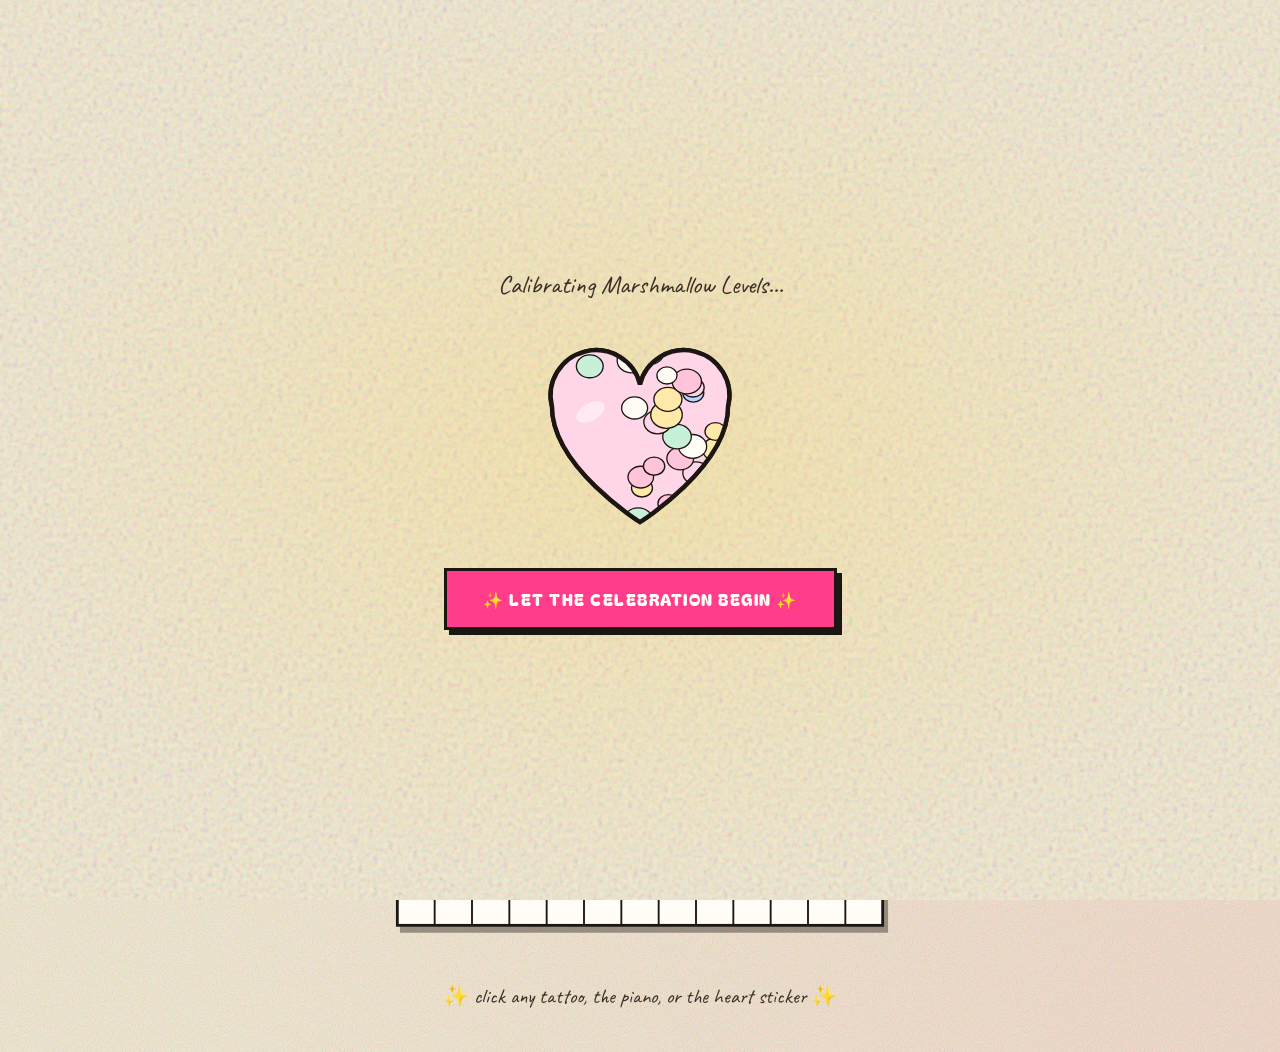
<file: index.html>
<!DOCTYPE html>
<html lang="en">
<head>
<meta charset="UTF-8">
<meta name="viewport" content="width=device-width, initial-scale=1.0">
<title>Happy Birthday, Marshmallow ♡</title>
<meta name="description" content="A birthday site for Kripa. Click around — there's a lot of you in here.">
<link rel="stylesheet" href="styles.css">
<link rel="icon" href="data:image/svg+xml,%3Csvg xmlns='http://www.w3.org/2000/svg' viewBox='0 0 100 100'%3E%3Ctext y='.9em' font-size='90'%3E💗%3C/text%3E%3C/svg%3E">
</head>
<body>

<!-- ============================================
     MARSHMALLOW HEART LOADER
     ============================================ -->
<div class="loader-screen" id="loader">
  <div class="loader-tagline">Calibrating Marshmallow Levels…</div>
  <div class="loader-heart">
    <svg viewBox="0 0 200 200" id="heart-shape">
      <defs>
        <clipPath id="heart-fill-clip">
          <path d="M100,180 C100,180 20,130 20,75 A40,40 0 0,1 100,55 A40,40 0 0,1 180,75 C180,130 100,180 100,180 Z"/>
        </clipPath>
      </defs>

      <!-- Heart outline -->
      <path d="M100,180 C100,180 20,130 20,75 A40,40 0 0,1 100,55 A40,40 0 0,1 180,75 C180,130 100,180 100,180 Z"
            fill="#fffdf6" stroke="#1c1612" stroke-width="4"/>

      <!-- Marshmallows clipped inside the heart -->
      <g clip-path="url(#heart-fill-clip)">
        <rect id="fill-rect" x="0" y="200" width="200" height="200" fill="#ffd6e8"/>
        <g id="marsh-blobs"></g>
      </g>

      <!-- Heart outline on top so blobs don't overflow visually -->
      <path d="M100,180 C100,180 20,130 20,75 A40,40 0 0,1 100,55 A40,40 0 0,1 180,75 C180,130 100,180 100,180 Z"
            fill="none" stroke="#1c1612" stroke-width="4"/>

      <!-- Highlight glint -->
      <ellipse cx="55" cy="80" rx="14" ry="8" fill="#fff" opacity="0.5" transform="rotate(-30 55 80)"/>
    </svg>
  </div>
  <div class="loader-counter" id="loader-counter">0%</div>
</div>


<!-- ============================================
     TOP NAV
     ============================================ -->
<nav class="top-nav">
  <a href="index.html" class="nav-home">♡ MARSHMALLOW</a>
  <div class="nav-pages">
    <a href="origin.html">Origin</a>
    <a href="stats.html">Numbers</a>
    <a href="moods.html">Moods</a>
    <a href="soundtrack.html">Soundtrack</a>
    <a href="letter.html">Letter</a>
  </div>
</nav>


<!-- ============================================
     HERO
     ============================================ -->
<main class="hero">

  <!-- Decorative tape and sparkles -->
  <div class="tape tilt-l" style="top: 70px; left: 10%;"></div>
  <div class="tape pink tilt-r" style="top: 90px; right: 12%;"></div>
  <div class="sparkle" style="top: 12%; left: 20%; color: var(--hot-pink);">✦</div>
  <div class="sparkle" style="top: 18%; right: 18%; color: var(--electric); animation-delay: 1s;">✧</div>
  <div class="sparkle" style="bottom: 25%; left: 8%; color: var(--sun); animation-delay: 0.5s;">✦</div>
  <div class="sparkle" style="bottom: 30%; right: 9%; color: var(--hot-pink); animation-delay: 1.5s;">✧</div>

  <!-- Decorative scattered polaroids (placeholders — drop photos in /images/hero/) -->
  <!--<div class="polaroid hero-polaroid">
    <img src="images/hero/photo1.jpg" alt="" onerror="this.outerHTML='<div class=photo-placeholder>her at her favourite cafe</div>'">
    <span class="caption">favourite human</span>
  </div>
  <div class="polaroid hero-polaroid">
    <img src="images/hero/photo2.jpg" alt="" onerror="this.outerHTML='<div class=photo-placeholder>laughing too loud somewhere</div>'">
    <span class="caption">that laugh</span>
  </div>
  <div class="polaroid hero-polaroid">
    <img src="images/hero/photo3.jpg" alt="" onerror="this.outerHTML='<div class=photo-placeholder>travel pic — pondicherry maybe</div>'">
    <span class="caption">pondi era</span>
  </div>-->
  <div class="polaroid hero-polaroid">
    <img src="images/hero/photo4.jpg" alt="" onerror="this.outerHTML='<div class=photo-placeholder>any candid shot you love</div>'">
    <span class="caption">my person</span>
  </div>

  <!-- Greeting -->
  <div class="hero-greeting fade-in">
    <span class="small-line">happy birthday,</span>
    <h1>marshmallow!<span class="age-badge">29</span></h1>
    <p class="sub">a love letter, in six pages</p>
  </div>

  <!-- Caricature stage with clickable zones -->
  <div class="caricature-stage fade-in" style="animation-delay: 0.4s;">

    <!-- Floating labels (positioned near their respective elements) -->
    <div id="label-eiffel"    class="zone-label electric"  style="top: 22%; left: 8%;">🗼 BY THE NUMBERS</div>
    <div id="label-owl"       class="zone-label hot-pink"  style="top: 42%; right: 4%;">🦉 ORIGIN STORY</div>
    <div id="label-heart"     class="zone-label hot-pink"  style="top: 55%; left: 6%;">💗 THE LETTER</div>
    <div id="label-sunflower" class="zone-label sun"       style="bottom: 22%; right: 4%;">🌻 MOODS</div>
    <div id="label-piano"     class="zone-label mint"      style="bottom: 0%; left: 50%; transform: translateX(-50%);">🎹 SOUNDTRACK</div>

    <!-- The caricature SVG -->
    <svg class="caricature" viewBox="0 0 600 720" xmlns="http://www.w3.org/2000/svg">

      <!-- Soft background aura -->
      <ellipse cx="300" cy="380" rx="280" ry="320" fill="#ffd449" opacity="0.18"/>

      <!-- ===== HAIR (BACK LAYER) — one big flowing mass behind head & shoulders ===== -->
      <path d="M 200,130
               Q 180,95 240,82
               Q 300,72 360,82
               Q 420,95 400,130
               Q 430,160 438,220
               Q 446,290 442,360
               Q 438,430 420,490
               Q 408,525 392,545
               Q 372,560 348,560
               L 252,560
               Q 228,560 208,545
               Q 192,525 180,490
               Q 162,430 158,360
               Q 154,290 162,220
               Q 170,160 200,130 Z"
            fill="#2a1f1a"/>

      <!-- Wavy hair texture lines for movement -->
      <g stroke="#1a0f0a" stroke-width="1.5" fill="none" opacity="0.5">
        <path d="M 175,300 Q 165,360 175,420 Q 168,480 180,520"/>
        <path d="M 425,300 Q 435,360 425,420 Q 432,480 420,520"/>
        <path d="M 195,250 Q 188,310 196,370"/>
        <path d="M 405,250 Q 412,310 404,370"/>
      </g>

      <!-- ===== NECK ===== -->
      <path d="M 270,275 L 270,330 L 330,330 L 330,275 Z"
            fill="#c89479" stroke="#1c1612" stroke-width="2.5"/>
      <!-- collar shadow -->
      <ellipse cx="300" cy="320" rx="35" ry="6" fill="#a87657" opacity="0.4"/>

      <!-- ===== TORSO + TANK TOP ===== -->
      <!-- skin under tank (chest area visible) -->
      <path d="M 220,330
               Q 220,340 235,345
               L 250,355
               Q 280,365 300,360
               Q 320,365 350,355
               L 365,345
               Q 380,340 380,330
               Z"
            fill="#c89479"/>

      <!-- tank top -->
      <path d="M 240,338
               Q 235,360 240,400
               C 240,470 250,540 260,570
               L 340,570
               C 350,540 360,470 360,400
               Q 365,360 360,338
               L 340,335
               Q 320,355 300,355
               Q 280,355 260,335
               Z"
            fill="#1c1612" stroke="#1c1612" stroke-width="2"/>

      <!-- tank straps -->
      <line x1="265" y1="290" x2="258" y2="338" stroke="#1c1612" stroke-width="4" stroke-linecap="round"/>
      <line x1="335" y1="290" x2="342" y2="338" stroke="#1c1612" stroke-width="4" stroke-linecap="round"/>

      <!-- ===== ARMS ===== -->
      <!-- her right arm (viewer's left) — extends to piano -->
      <path d="M 240,360
               Q 200,380 175,430
               C 160,470 155,520 165,560
               L 190,580
               Q 210,560 215,520
               C 220,470 230,420 250,390 Z"
            fill="#c89479" stroke="#1c1612" stroke-width="2.5"/>

      <!-- her left arm (viewer's right) — extends to piano -->
      <path d="M 360,360
               Q 400,380 425,430
               C 440,470 445,520 435,560
               L 410,580
               Q 390,560 385,520
               C 380,470 370,420 350,390 Z"
            fill="#c89479" stroke="#1c1612" stroke-width="2.5"/>

      <!-- ===== HEAD ===== -->
      <!-- face -->
      <ellipse cx="300" cy="210" rx="92" ry="105" fill="#dba47e" stroke="#1c1612" stroke-width="3"/>

      <!-- ears -->
      <ellipse cx="208" cy="220" rx="12" ry="18" fill="#c89479" stroke="#1c1612" stroke-width="2.5"/>
      <ellipse cx="392" cy="220" rx="12" ry="18" fill="#c89479" stroke="#1c1612" stroke-width="2.5"/>

      <!-- earring -->
      <circle cx="392" cy="240" r="6" fill="#4d6dff" stroke="#1c1612" stroke-width="1.5"/>
      <circle cx="208" cy="240" r="6" fill="#4d6dff" stroke="#1c1612" stroke-width="1.5"/>

      <!-- ===== HAIR (FRONT LAYER) — frames the face ===== -->
      <path d="M 208,140
               Q 200,100 240,90
               Q 280,75 300,80
               Q 320,75 360,90
               Q 400,100 392,140
               Q 405,170 410,210
               L 405,260
               Q 395,200 380,170
               Q 370,150 355,145
               Q 340,140 330,150
               L 320,165
               Q 305,155 300,160
               Q 295,155 280,165
               L 270,150
               Q 260,140 245,145
               Q 230,150 220,170
               Q 205,200 195,260
               L 190,210
               Q 195,170 208,140 Z"
            fill="#2a1f1a"/>

      <!-- Wavy hair pieces falling on shoulders -->
      <path d="M 195,260 Q 175,310 180,380 Q 200,330 210,290 Z" fill="#2a1f1a"/>
      <path d="M 405,260 Q 425,310 420,380 Q 400,330 390,290 Z" fill="#2a1f1a"/>

      <!-- ===== FACE FEATURES ===== -->
      <!-- eyebrows -->
      <path d="M 245,180 Q 260,170 285,178" stroke="#1c1612" stroke-width="5" fill="none" stroke-linecap="round"/>
      <path d="M 315,178 Q 340,170 355,180" stroke="#1c1612" stroke-width="5" fill="none" stroke-linecap="round"/>

      <!-- eyes (smiling/happy) -->
      <path d="M 250,210 Q 263,222 278,210" stroke="#1c1612" stroke-width="4" fill="none" stroke-linecap="round"/>
      <path d="M 322,210 Q 335,222 350,210" stroke="#1c1612" stroke-width="4" fill="none" stroke-linecap="round"/>

      <!-- little eyelashes -->
      <line x1="251" y1="208" x2="248" y2="203" stroke="#1c1612" stroke-width="2" stroke-linecap="round"/>
      <line x1="277" y1="208" x2="280" y2="203" stroke="#1c1612" stroke-width="2" stroke-linecap="round"/>
      <line x1="323" y1="208" x2="320" y2="203" stroke="#1c1612" stroke-width="2" stroke-linecap="round"/>
      <line x1="349" y1="208" x2="352" y2="203" stroke="#1c1612" stroke-width="2" stroke-linecap="round"/>

      <!-- nose -->
      <path d="M 298,225 Q 295,245 298,255 Q 302,258 305,255 Q 305,245 302,225"
            stroke="#1c1612" stroke-width="2" fill="none" stroke-linecap="round"/>

      <!-- mouth (big smile with teeth) -->
      <path d="M 265,265 Q 300,295 335,265 Q 320,278 300,278 Q 280,278 265,265 Z"
            fill="#1c1612"/>
      <path d="M 273,272 L 327,272" stroke="#fffdf6" stroke-width="3"/>

      <!-- cheek blush -->
      <ellipse cx="240" cy="245" rx="14" ry="8" fill="#ff7aa8" opacity="0.4"/>
      <ellipse cx="360" cy="245" rx="14" ry="8" fill="#ff7aa8" opacity="0.4"/>


      <!-- ============================================
           ===== TATTOOS (CLICKABLE NAV ZONES) =====
           ============================================ -->

      <!-- 🗼 EIFFEL TOWER on her right collarbone (viewer's left) → STATS -->
      <a href="stats.html">
        <g class="cari-zone" data-label="label-eiffel">
          <!-- invisible larger hit area -->
          <circle cx="265" cy="345" r="22" fill="transparent"/>
          <!-- Eiffel tower outline -->
          <g transform="translate(258, 332) scale(0.7)" stroke="#1c1612" stroke-width="1.5" fill="none">
            <path d="M 10,0 L 6,6 L 14,6 Z"/>
            <line x1="6" y1="6" x2="3" y2="20"/>
            <line x1="14" y1="6" x2="17" y2="20"/>
            <line x1="3" y1="20" x2="0" y2="34"/>
            <line x1="17" y1="20" x2="20" y2="34"/>
            <line x1="2" y1="14" x2="18" y2="14"/>
            <line x1="0" y1="34" x2="20" y2="34"/>
            <line x1="-2" y1="38" x2="22" y2="38"/>
          </g>
        </g>
      </a>

      <!-- 🦉 OWL on her left bicep (viewer's right) → ORIGIN STORY -->
      <a href="origin.html">
        <g class="cari-zone" data-label="label-owl">
          <circle cx="395" cy="430" r="28" fill="transparent"/>
          <g transform="translate(378, 412)" stroke="#1c1612" stroke-width="1.6" fill="none">
            <!-- owl body -->
            <path d="M 18,4 Q 4,8 4,22 Q 4,34 18,38 Q 32,34 32,22 Q 32,8 18,4 Z"/>
            <!-- ear tufts -->
            <path d="M 8,8 L 6,2 L 12,6"/>
            <path d="M 28,8 L 30,2 L 24,6"/>
            <!-- eyes (big owl eyes) -->
            <circle cx="13" cy="18" r="3.5"/>
            <circle cx="13" cy="18" r="1.2" fill="#1c1612"/>
            <circle cx="23" cy="18" r="3.5"/>
            <circle cx="23" cy="18" r="1.2" fill="#1c1612"/>
            <!-- beak -->
            <path d="M 18,22 L 16,26 L 20,26 Z"/>
            <!-- belly feather lines -->
            <path d="M 12,30 Q 14,32 16,30"/>
            <path d="M 16,30 Q 18,32 20,30"/>
            <path d="M 20,30 Q 22,32 24,30"/>
          </g>
        </g>
      </a>

      <!-- 🌻 SUNFLOWER on her left forearm (viewer's right) → MOODS -->
      <a href="moods.html">
        <g class="cari-zone" data-label="label-sunflower">
          <circle cx="425" cy="525" r="24" fill="transparent"/>
          <g transform="translate(412, 512)" stroke="#1c1612" stroke-width="1.4" fill="none">
            <!-- petals -->
            <ellipse cx="13" cy="4" rx="2" ry="4"/>
            <ellipse cx="22" cy="6" rx="2" ry="4" transform="rotate(45 22 6)"/>
            <ellipse cx="24" cy="13" rx="4" ry="2"/>
            <ellipse cx="22" cy="20" rx="2" ry="4" transform="rotate(-45 22 20)"/>
            <ellipse cx="13" cy="22" rx="2" ry="4"/>
            <ellipse cx="4" cy="20" rx="2" ry="4" transform="rotate(45 4 20)"/>
            <ellipse cx="2" cy="13" rx="4" ry="2"/>
            <ellipse cx="4" cy="6" rx="2" ry="4" transform="rotate(-45 4 6)"/>
            <!-- center -->
            <circle cx="13" cy="13" r="3.5"/>
            <!-- stem -->
            <line x1="13" y1="22" x2="13" y2="30"/>
            <path d="M 13,26 Q 17,25 18,22"/>
          </g>
        </g>
      </a>

      <!-- ⬡ Geometric piece on her right forearm (viewer's left) — decorative only -->
      <g transform="translate(170, 510)" stroke="#1c1612" stroke-width="1.4" fill="none" opacity="0.85">
        <polygon points="10,2 18,7 18,16 10,21 2,16 2,7"/>
        <line x1="10" y1="2" x2="10" y2="21"/>
        <line x1="2" y1="7" x2="18" y2="16"/>
        <line x1="18" y1="7" x2="2" y2="16"/>
      </g>

      <!-- 💗 HEART STICKER on chest → LETTER -->
      <a href="letter.html">
        <g class="cari-zone" data-label="label-heart">
          <!-- sticker shadow -->
          <ellipse cx="305" cy="430" rx="32" ry="10" fill="#1c1612" opacity="0.18"/>
          <!-- white sticker backing -->
          <path d="M 300,455
                   C 300,455 268,432 268,410
                   A 16,16 0 0,1 300,398
                   A 16,16 0 0,1 332,410
                   C 332,432 300,455 300,455 Z"
                fill="#fffdf6" stroke="#1c1612" stroke-width="2.5"/>
          <!-- pink heart on top -->
          <path d="M 300,448
                   C 300,448 275,430 275,415
                   A 12,12 0 0,1 300,407
                   A 12,12 0 0,1 325,415
                   C 325,430 300,448 300,448 Z"
                fill="#ff3d8a" stroke="#1c1612" stroke-width="2"/>
          <!-- highlight -->
          <ellipse cx="288" cy="418" rx="4" ry="2" fill="#fff" opacity="0.6" transform="rotate(-30 288 418)"/>
        </g>
      </a>


      <!-- ============================================
           ===== HANDS + PIANO (CLICKABLE) =====
           ============================================ -->

      <a href="soundtrack.html">
        <g class="cari-zone" data-label="label-piano">

          <!-- left hand on keys -->
          <ellipse cx="180" cy="595" rx="28" ry="16" fill="#dba47e" stroke="#1c1612" stroke-width="2.5"/>
          <!-- fingers -->
          <line x1="170" y1="600" x2="168" y2="615" stroke="#1c1612" stroke-width="2.5" stroke-linecap="round"/>
          <line x1="180" y1="605" x2="180" y2="618" stroke="#1c1612" stroke-width="2.5" stroke-linecap="round"/>
          <line x1="190" y1="600" x2="192" y2="615" stroke="#1c1612" stroke-width="2.5" stroke-linecap="round"/>

          <!-- right hand on keys -->
          <ellipse cx="420" cy="595" rx="28" ry="16" fill="#dba47e" stroke="#1c1612" stroke-width="2.5"/>
          <line x1="410" y1="600" x2="408" y2="615" stroke="#1c1612" stroke-width="2.5" stroke-linecap="round"/>
          <line x1="420" y1="605" x2="420" y2="618" stroke="#1c1612" stroke-width="2.5" stroke-linecap="round"/>
          <line x1="430" y1="600" x2="432" y2="615" stroke="#1c1612" stroke-width="2.5" stroke-linecap="round"/>

          <!-- piano body -->
          <rect x="40" y="610" width="520" height="90" fill="#fffdf6" stroke="#1c1612" stroke-width="3"/>

          <!-- white key dividers -->
          <g stroke="#1c1612" stroke-width="2">
            <line x1="80" y1="610" x2="80" y2="700"/>
            <line x1="120" y1="610" x2="120" y2="700"/>
            <line x1="160" y1="610" x2="160" y2="700"/>
            <line x1="200" y1="610" x2="200" y2="700"/>
            <line x1="240" y1="610" x2="240" y2="700"/>
            <line x1="280" y1="610" x2="280" y2="700"/>
            <line x1="320" y1="610" x2="320" y2="700"/>
            <line x1="360" y1="610" x2="360" y2="700"/>
            <line x1="400" y1="610" x2="400" y2="700"/>
            <line x1="440" y1="610" x2="440" y2="700"/>
            <line x1="480" y1="610" x2="480" y2="700"/>
            <line x1="520" y1="610" x2="520" y2="700"/>
          </g>

          <!-- black keys -->
          <g fill="#1c1612">
            <rect x="68" y="610" width="22" height="55"/>
            <rect x="108" y="610" width="22" height="55"/>
            <rect x="188" y="610" width="22" height="55"/>
            <rect x="228" y="610" width="22" height="55"/>
            <rect x="268" y="610" width="22" height="55"/>
            <rect x="348" y="610" width="22" height="55"/>
            <rect x="388" y="610" width="22" height="55"/>
            <rect x="468" y="610" width="22" height="55"/>
            <rect x="508" y="610" width="22" height="55"/>
          </g>

          <!-- music notes floating -->
          <g fill="#ff3d8a" stroke="#1c1612" stroke-width="1.5">
            <circle cx="100" cy="530" r="5"/>
            <line x1="105" y1="530" x2="105" y2="510" stroke-width="2"/>
            <circle cx="500" cy="540" r="5"/>
            <line x1="505" y1="540" x2="505" y2="520" stroke-width="2"/>
          </g>
          <g fill="#4d6dff" stroke="#1c1612" stroke-width="1.5">
            <circle cx="150" cy="500" r="4"/>
            <line x1="154" y1="500" x2="154" y2="485" stroke-width="2"/>
          </g>

        </g>
      </a>

    </svg>

  </div>

  <p class="hero-instructions fade-in" style="animation-delay: 0.8s;">click any tattoo, the piano, or the heart sticker</p>

</main>

<!-- Page background music (upload audio/page-home.mp3 to the audio folder) -->
<audio id="page-bg-music" loop>
  <source src="audio/page-home.mp3" type="audio/mpeg">
</audio>
<div class="audio-pill" id="audio-pill" title="click to play / pause page music">
  <span class="note-icon">🎵</span>
  
</div>

<script src="script.js"></script>
</body>
</html>
</file>
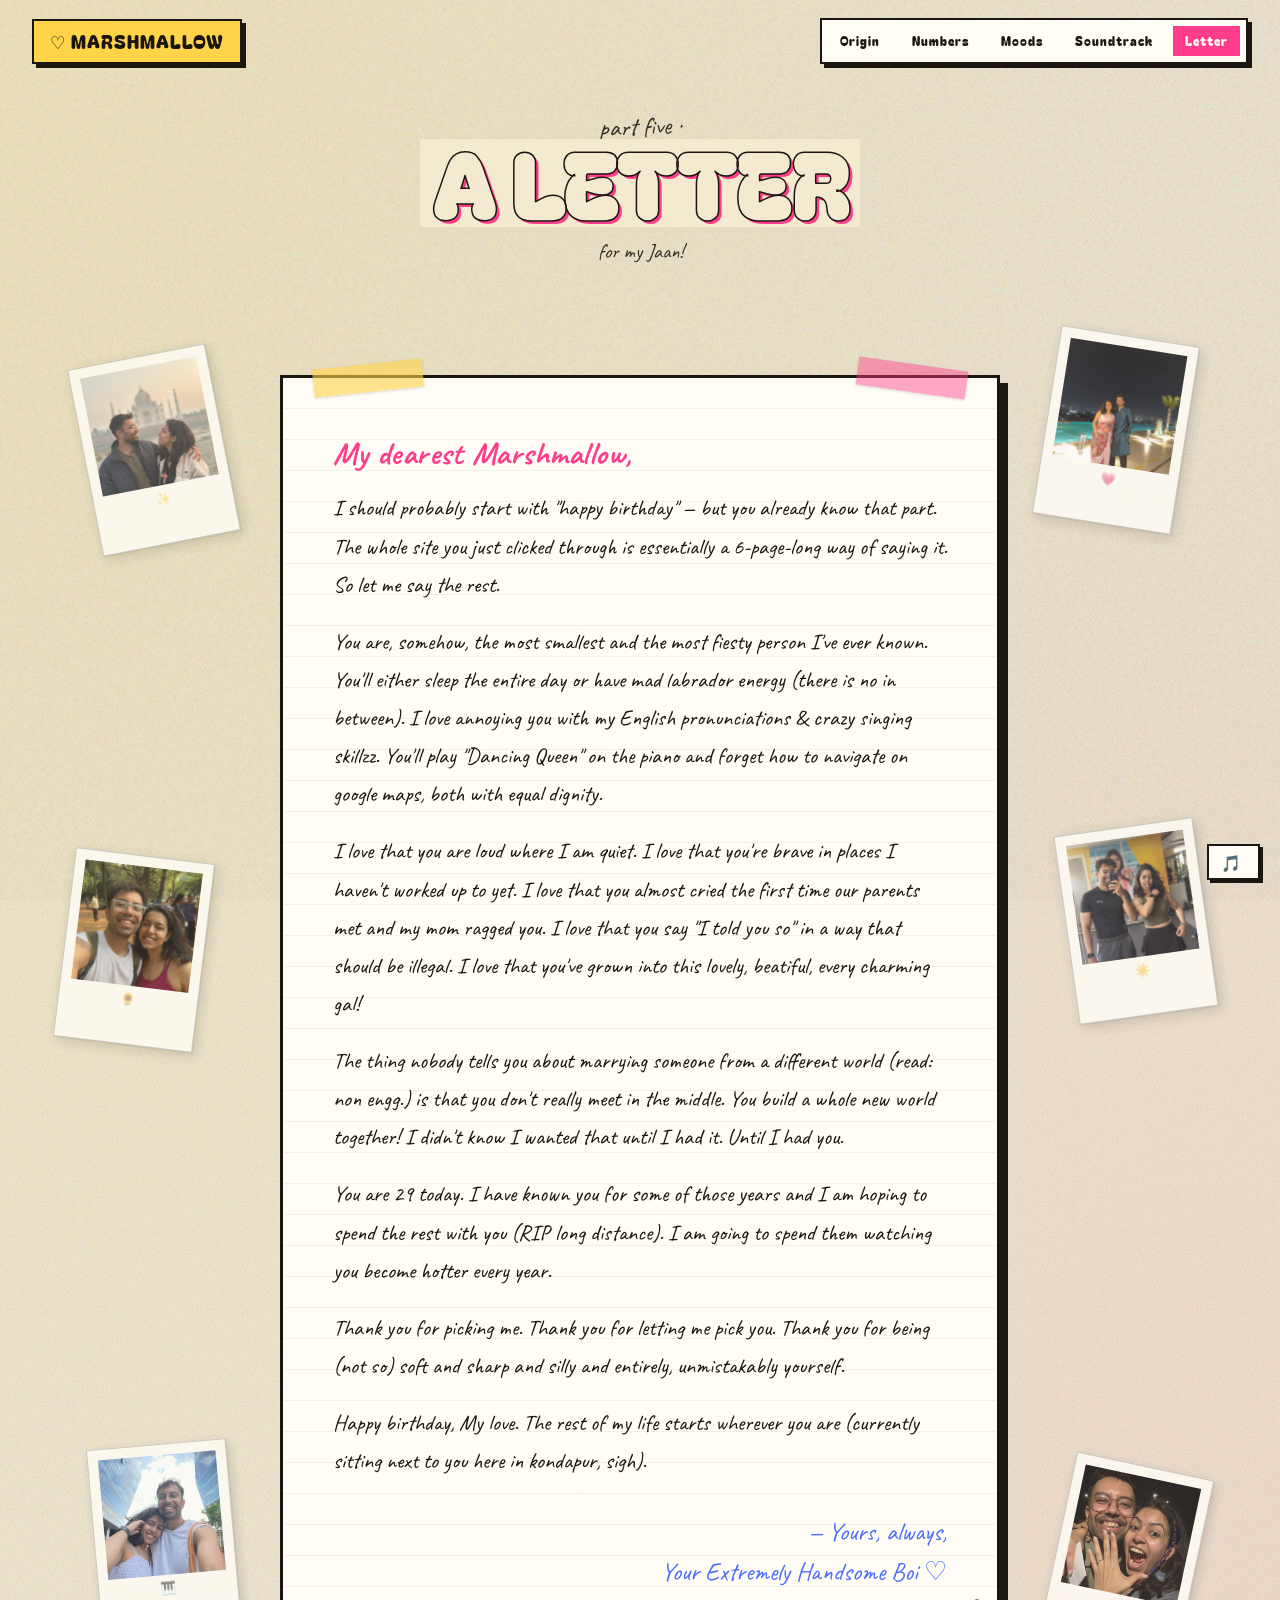
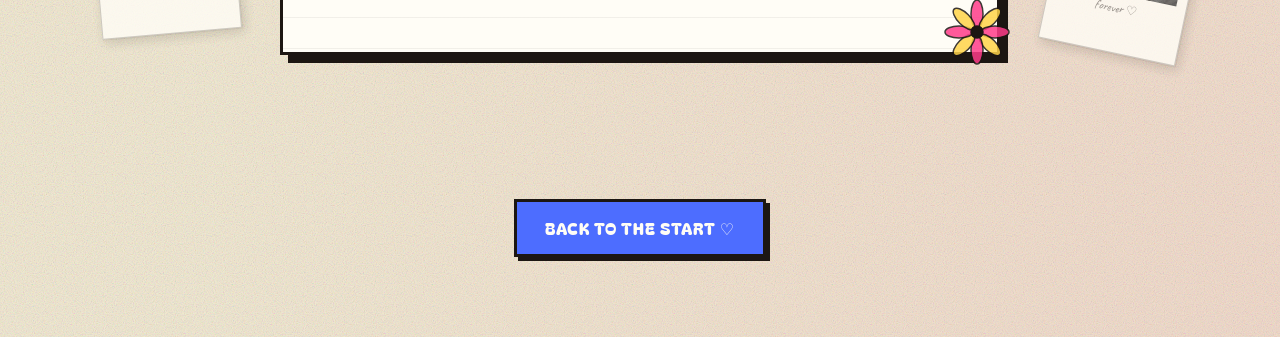
<file: letter.html>
<!DOCTYPE html>
<html lang="en">
<head>
<meta charset="UTF-8">
<meta name="viewport" content="width=device-width, initial-scale=1.0">
<title>A Letter · Marshmallow</title>
<link rel="stylesheet" href="styles.css">
<link rel="icon" href="data:image/svg+xml,%3Csvg xmlns='http://www.w3.org/2000/svg' viewBox='0 0 100 100'%3E%3Ctext y='.9em' font-size='90'%3E💗%3C/text%3E%3C/svg%3E">
</head>
<body>

<nav class="top-nav">
  <a href="index.html" class="nav-home">♡ MARSHMALLOW</a>
  <div class="nav-pages">
    <a href="origin.html">Origin</a>
    <a href="stats.html">Numbers</a>
    <a href="moods.html">Moods</a>
    <a href="soundtrack.html">Soundtrack</a>
    <a href="letter.html" class="active">Letter</a>
  </div>
</nav>

<main class="page-wrap">

  <div class="page-title">
    <span class="pre">part five ·</span>
    <h1>A LETTER</h1>
    <p class="sub">for my Jaan!</p>
  </div>

  <!-- Edit instructions for you (the dev) — wrap in HTML comments to hide from the final view, OR keep it on the page until you replace the body -->

  <div class="letter-scene">

    <!-- Background scatter polaroids — upload images to images/letter/ folder -->

    <div class="bg-polaroid bp-1">
      <div class="bp-inner">
        <img src="images/letter/us1.jpg" alt=""
             onerror="this.outerHTML='<div class=bp-placeholder>images/letter/us1.jpg</div>'">
        <div class="bp-caption">✨</div>
      </div>
    </div>

    <div class="bg-polaroid bp-2">
      <div class="bp-inner">
        <img src="images/letter/us2.jpg" alt=""
             onerror="this.outerHTML='<div class=bp-placeholder>images/letter/us2.jpg</div>'">
        <div class="bp-caption">💗</div>
      </div>
    </div>

    <div class="bg-polaroid bp-3">
      <div class="bp-inner">
        <img src="images/letter/us3.jpg" alt=""
             onerror="this.outerHTML='<div class=bp-placeholder>images/letter/us3.jpg</div>'">
        <div class="bp-caption">🌻</div>
      </div>
    </div>

    <div class="bg-polaroid bp-4">
      <div class="bp-inner">
        <img src="images/letter/us4.jpg" alt=""
             onerror="this.outerHTML='<div class=bp-placeholder>images/letter/us4.jpg</div>'">
        <div class="bp-caption">☀️</div>
      </div>
    </div>

    <div class="bg-polaroid bp-5">
      <div class="bp-inner">
        <img src="images/letter/us5.jpg" alt=""
             onerror="this.outerHTML='<div class=bp-placeholder>images/letter/us5.jpg</div>'">
        <div class="bp-caption">🎹</div>
      </div>
    </div>

    <div class="bg-polaroid bp-6">
      <div class="bp-inner">
        <img src="images/letter/us6.jpg" alt=""
             onerror="this.outerHTML='<div class=bp-placeholder>images/letter/us6.jpg</div>'">
        <div class="bp-caption">forever ♡</div>
      </div>
    </div>

  <article class="letter-page">

    <h2 class="letter-greeting">My dearest Marshmallow,</h2>

    <div class="letter-body">

      <p>I should probably start with "happy birthday" — but you already know that part. The whole site you just clicked through is essentially a 6-page-long way of saying it. So let me say the rest.</p>

      <p>You are, somehow, the most smallest and the most fiesty person I've ever known. You'll either sleep the entire day or have mad labrador energy (there is no in between). I love annoying you with my English pronunciations & crazy singing skillzz. You'll play "Dancing Queen" on the piano and forget how to navigate on google maps, both with equal dignity.</p>

      <p>I love that you are loud where I am quiet. I love that you're brave in places I haven't worked up to yet. I love that you almost cried the first time our parents met and my mom ragged you. I love that you say "I told you so" in a way that should be illegal. I love that you've grown into this lovely, beatiful, every charming gal!</p>

      <p>The thing nobody tells you about marrying someone from a different world (read: non engg.) is that you don't really meet in the middle. You build a whole new world together! I didn't know I wanted that until I had it. Until I had you.</p>

      <p>You are 29 today. I have known you for some of those years and I am hoping to spend the rest with you (RIP long distance). I am going to spend them watching you become hotter every year.</p>

      <p>Thank you for picking me. Thank you for letting me pick you. Thank you for being (not so) soft and sharp and silly and entirely, unmistakably yourself.</p>

      <p>Happy birthday, My love. The rest of my life starts wherever you are (currently sitting next to you here in kondapur, sigh).</p>

    </div>

    <p class="letter-signoff">— Yours, always,<br>Your Extremely Handsome Boi ♡</p>

    <!-- Decorative pressed flower / sticker corner -->
    <div style="position: absolute; bottom: -20px; right: -20px; width: 80px; height: 80px; pointer-events: none;">
      <svg viewBox="0 0 80 80" xmlns="http://www.w3.org/2000/svg">
        <g transform="translate(40 40)" stroke="#1c1612" stroke-width="1.5" fill="none">
          <ellipse cx="0" cy="-18" rx="6" ry="14" fill="#ff3d8a" opacity="0.85"/>
          <ellipse cx="13" cy="-13" rx="6" ry="14" fill="#ffd449" opacity="0.85" transform="rotate(45 13 -13)"/>
          <ellipse cx="18" cy="0" rx="14" ry="6" fill="#ff3d8a" opacity="0.85"/>
          <ellipse cx="13" cy="13" rx="6" ry="14" fill="#ffd449" opacity="0.85" transform="rotate(-45 13 13)"/>
          <ellipse cx="0" cy="18" rx="6" ry="14" fill="#ff3d8a" opacity="0.85"/>
          <ellipse cx="-13" cy="13" rx="6" ry="14" fill="#ffd449" opacity="0.85" transform="rotate(45 -13 13)"/>
          <ellipse cx="-18" cy="0" rx="14" ry="6" fill="#ff3d8a" opacity="0.85"/>
          <ellipse cx="-13" cy="-13" rx="6" ry="14" fill="#ffd449" opacity="0.85" transform="rotate(-45 -13 -13)"/>
          <circle r="6" fill="#1c1612"/>
        </g>
      </svg>
    </div>

  </article>

  </div><!-- end .letter-scene -->

  <div style="text-align: center; margin-top: 4rem;">
    <a href="index.html" class="btn-chunky blue">back to the start ♡</a>
  </div>

</main>

<!-- Page background music (upload audio/page-letter.mp3 to the audio folder) -->
<audio id="page-bg-music" loop>
  <source src="audio/page-letter.mp3" type="audio/mpeg">
</audio>
<div class="audio-pill" id="audio-pill" title="click to play / pause page music">
  <span class="note-icon">🎵</span>
  
</div>

<script src="script.js"></script>
</body>
</html>
</file>
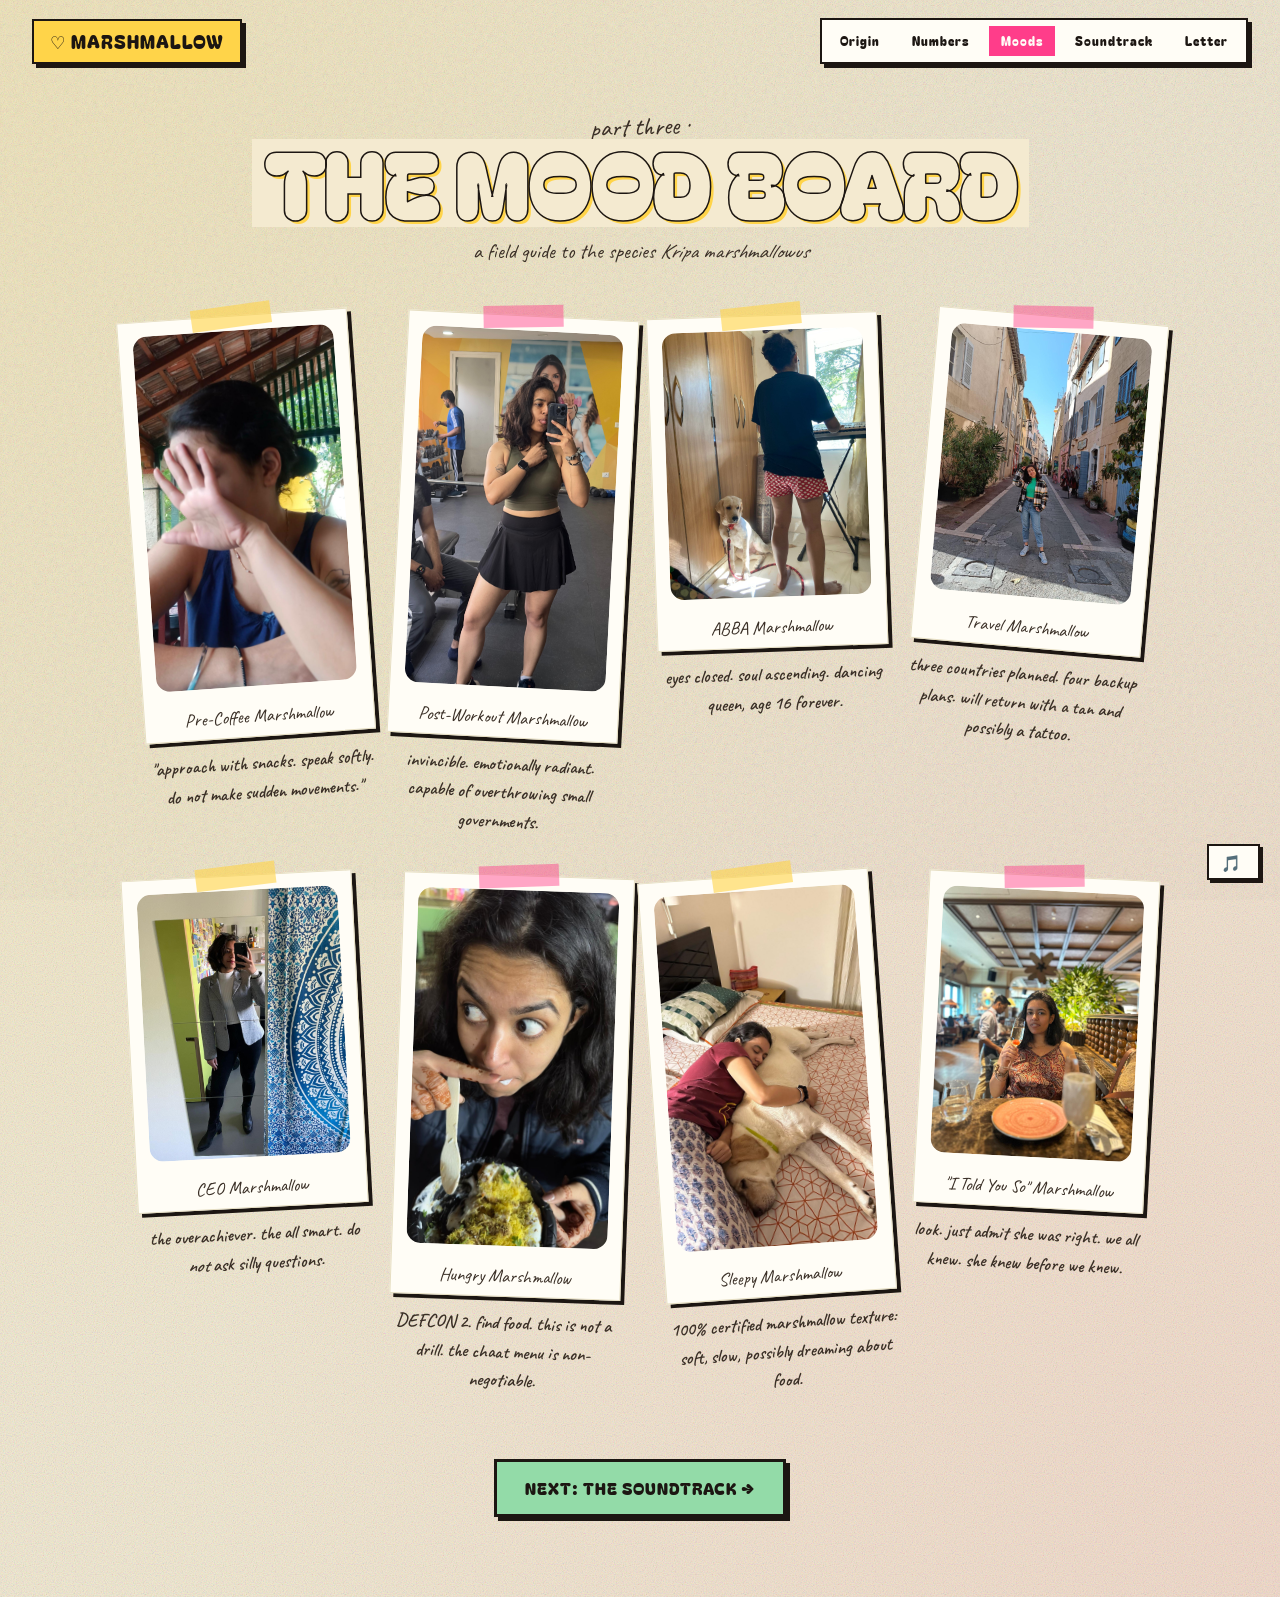
<file: moods.html>
<!DOCTYPE html>
<html lang="en">
<head>
<meta charset="UTF-8">
<meta name="viewport" content="width=device-width, initial-scale=1.0">
<title>The Mood Board · Marshmallow</title>
<link rel="stylesheet" href="styles.css">
<link rel="icon" href="data:image/svg+xml,%3Csvg xmlns='http://www.w3.org/2000/svg' viewBox='0 0 100 100'%3E%3Ctext y='.9em' font-size='90'%3E🌻%3C/text%3E%3C/svg%3E">

<style>
.mood-photo{
  width:100%;
  height:320px;
  object-fit:cover;
  border-radius:14px;
  display:block;
}
</style>

</head>
<body>

<nav class="top-nav">
  <a href="index.html" class="nav-home">♡ MARSHMALLOW</a>
  <div class="nav-pages">
    <a href="origin.html">Origin</a>
    <a href="stats.html">Numbers</a>
    <a href="moods.html" class="active">Moods</a>
    <a href="soundtrack.html">Soundtrack</a>
    <a href="letter.html">Letter</a>
  </div>
</nav>

<main class="page-wrap">

  <div class="page-title sun">
    <span class="pre">part three ·</span>
    <h1>THE MOOD BOARD</h1>
    <p class="sub">a field guide to the species <em>Kripa marshmallowus</em></p>
  </div>

  <div class="mood-grid">

    <div class="mood-card fade-in">
      <div class="mood-tape"></div>
      <div class="polaroid">
        <img src="images/moods/precoffee.jpg" class="mood-photo" alt="Pre Coffee">
        <span class="caption">Pre-Coffee Marshmallow</span>
      </div>
      <p class="handwritten" style="text-align:center; margin-top: 8px; font-size: 1.15rem; color: var(--ink-soft);">"approach with snacks. speak softly. do not make sudden movements."</p>
    </div>

    <div class="mood-card fade-in">
      <div class="mood-tape"></div>
      <div class="polaroid">
        <img src="images/moods/postgym.jpg" class="mood-photo" alt="Post Gym">
        <span class="caption">Post-Workout Marshmallow</span>
      </div>
      <p class="handwritten" style="text-align:center; margin-top: 8px; font-size: 1.15rem; color: var(--ink-soft);">invincible. emotionally radiant. capable of overthrowing small governments.</p>
    </div>

    <div class="mood-card fade-in">
      <div class="mood-tape"></div>
      <div class="polaroid">
        <img src="images/moods/piano.jpg" class="mood-photo" alt="Piano">
        <span class="caption">ABBA Marshmallow</span>
      </div>
      <p class="handwritten" style="text-align:center; margin-top: 8px; font-size: 1.15rem; color: var(--ink-soft);">eyes closed. soul ascending. dancing queen, age 16 forever.</p>
    </div>

    <div class="mood-card fade-in">
      <div class="mood-tape"></div>
      <div class="polaroid">
        <img src="images/moods/travel.jpg" class="mood-photo" alt="Travel">
        <span class="caption">Travel Marshmallow</span>
      </div>
      <p class="handwritten" style="text-align:center; margin-top: 8px; font-size: 1.15rem; color: var(--ink-soft);">three countries planned. four backup plans. will return with a tan and possibly a tattoo.</p>
    </div>

    <div class="mood-card fade-in">
      <div class="mood-tape"></div>
      <div class="polaroid">
        <img src="images/moods/wedding.jpg" class="mood-photo" alt="Wedding">
        <span class="caption">CEO Marshmallow</span>
      </div>
      <p class="handwritten" style="text-align:center; margin-top: 8px; font-size: 1.15rem; color: var(--ink-soft);">the overachiever. the all smart. do <em>not</em> ask silly questions.</p>
    </div>

    <div class="mood-card fade-in">
      <div class="mood-tape"></div>
      <div class="polaroid">
        <img src="images/moods/hangry.jpg" class="mood-photo" alt="Hangry">
        <span class="caption">Hungry Marshmallow</span>
      </div>
      <p class="handwritten" style="text-align:center; margin-top: 8px; font-size: 1.15rem; color: var(--ink-soft);">DEFCON 2. find food. this is not a drill. the chaat menu is non-negotiable.</p>
    </div>

    <div class="mood-card fade-in">
      <div class="mood-tape"></div>
      <div class="polaroid">
        <img src="images/moods/sleepy.jpg" class="mood-photo" alt="Sleepy">
        <span class="caption">Sleepy Marshmallow</span>
      </div>
      <p class="handwritten" style="text-align:center; margin-top: 8px; font-size: 1.15rem; color: var(--ink-soft);">100% certified marshmallow texture: soft, slow, possibly dreaming about food.</p>
    </div>

    <div class="mood-card fade-in">
      <div class="mood-tape"></div>
      <div class="polaroid">
        <img src="images/moods/itoldyouso.jpg" class="mood-photo" alt="I Told You So">
        <span class="caption">"I Told You So" Marshmallow</span>
      </div>
      <p class="handwritten" style="text-align:center; margin-top: 8px; font-size: 1.15rem; color: var(--ink-soft);">look. just admit she was right. we all knew. she knew before we knew.</p>
    </div>

  </div>

  <div style="text-align: center; margin-top: 4rem;">
    <a href="soundtrack.html" class="btn-chunky mint">next: the soundtrack →</a>
  </div>

</main>

<!-- Page background music (upload audio/page-moods.mp3 to the audio folder) -->
<audio id="page-bg-music" loop>
  <source src="audio/page-moods.mp3" type="audio/mpeg">
</audio>
<div class="audio-pill" id="audio-pill" title="click to play / pause page music">
  <span class="note-icon">🎵</span>
  
</div>

<script src="script.js"></script>
</body>
</html>
</file>
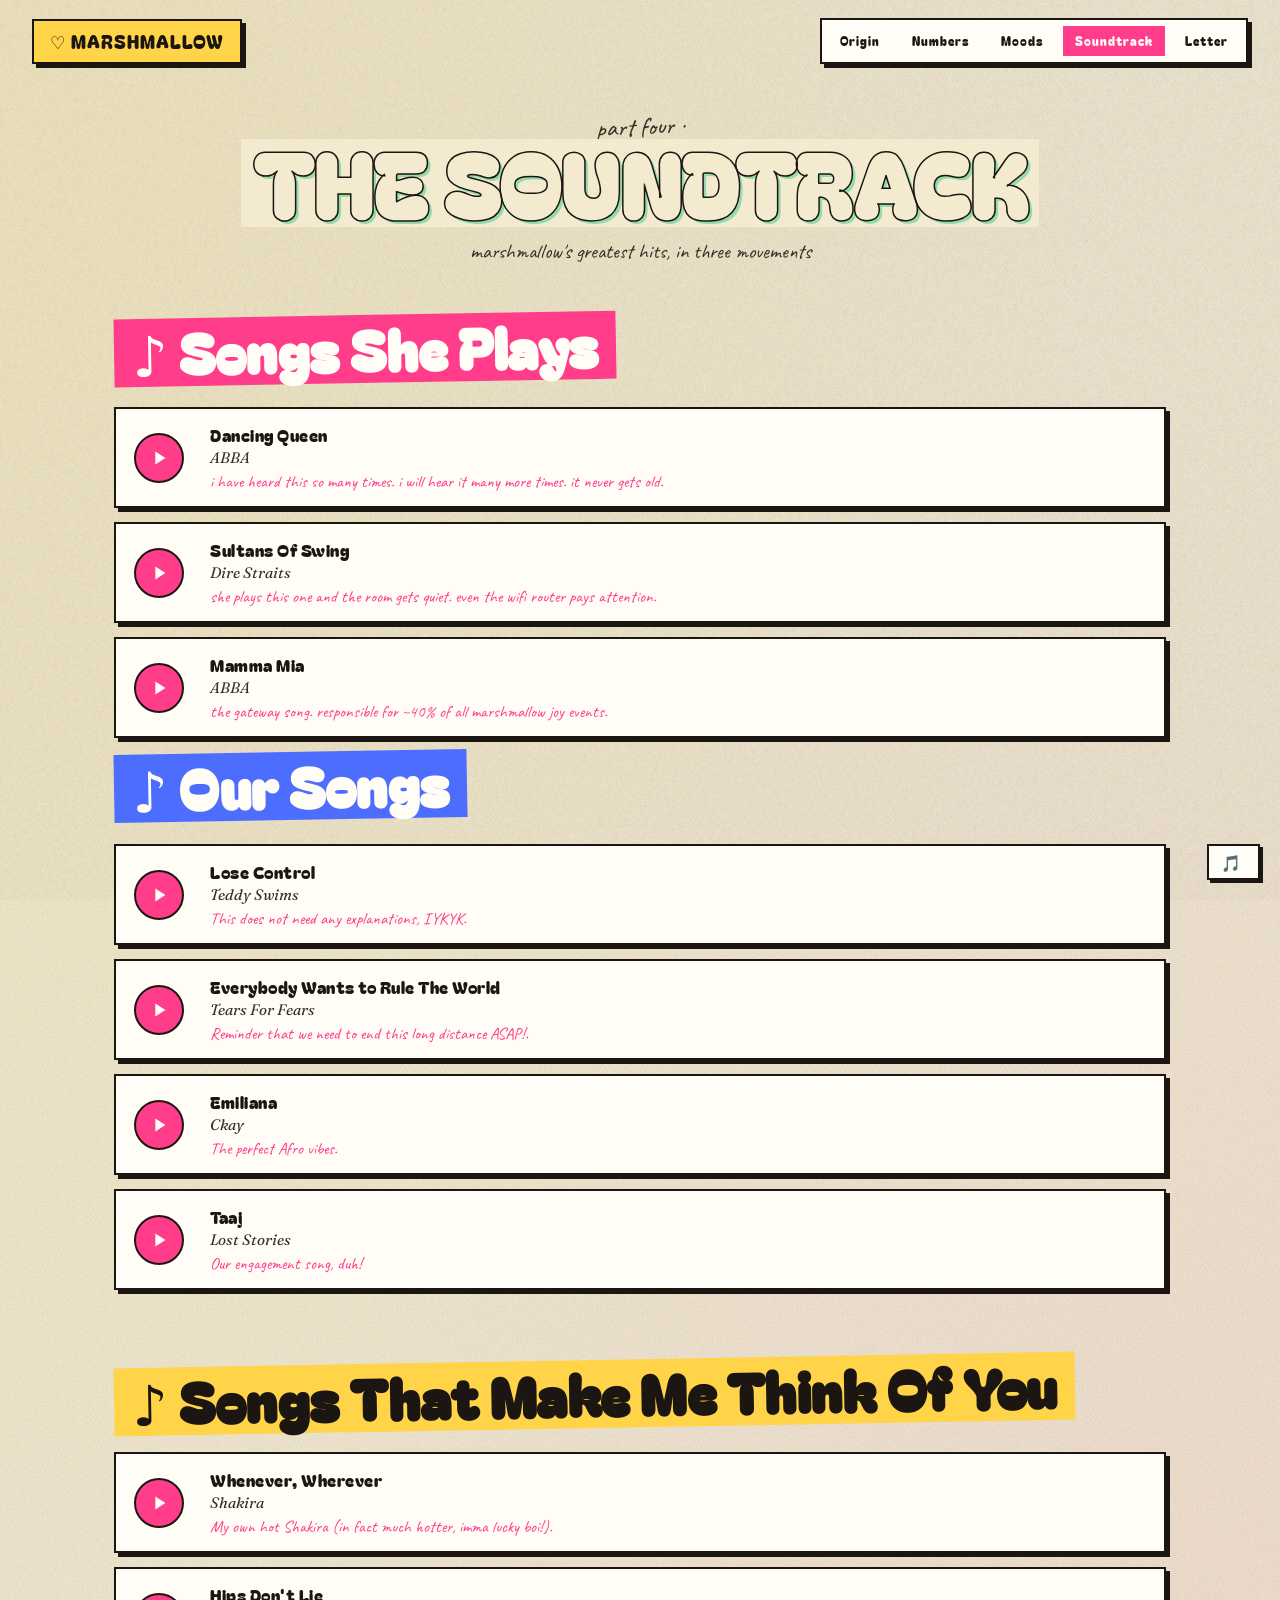
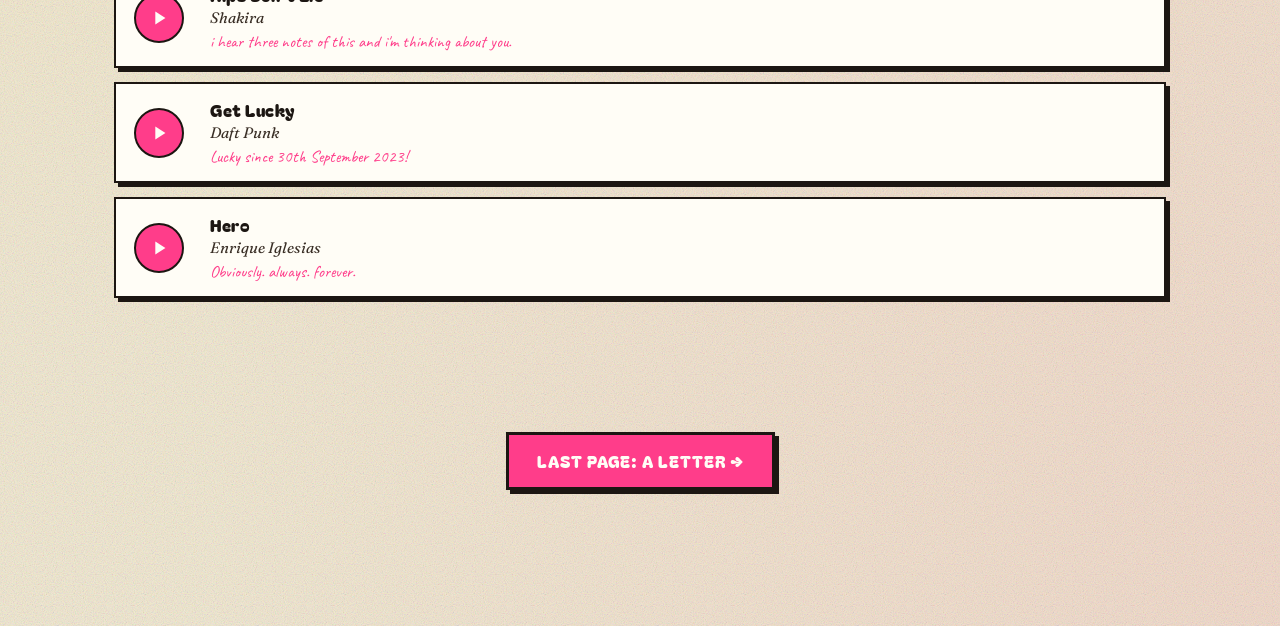
<file: soundtrack.html>
<!DOCTYPE html>
<html lang="en">
<head>
<meta charset="UTF-8">
<meta name="viewport" content="width=device-width, initial-scale=1.0">
<title>The Soundtrack · Marshmallow</title>
<link rel="stylesheet" href="styles.css">
<link rel="icon" href="data:image/svg+xml,%3Csvg xmlns='http://www.w3.org/2000/svg' viewBox='0 0 100 100'%3E%3Ctext y='.9em' font-size='90'%3E🎹%3C/text%3E%3C/svg%3E">
</head>
<body>

<nav class="top-nav">
  <a href="index.html" class="nav-home">♡ MARSHMALLOW</a>
  <div class="nav-pages">
    <a href="origin.html">Origin</a>
    <a href="stats.html">Numbers</a>
    <a href="moods.html">Moods</a>
    <a href="soundtrack.html" class="active">Soundtrack</a>
    <a href="letter.html">Letter</a>
  </div>
</nav>

<main class="page-wrap">

  <div class="page-title mint">
    <span class="pre">part four ·</span>
    <h1>THE SOUNDTRACK</h1>
    <p class="sub">marshmallow's greatest hits, in three movements</p>
  </div>

  <!-- ===== HER PIANO ===== -->
  <section class="soundtrack-section her">
    <h2>♪ Songs She Plays</h2>

    <div class="track-list">

      <div class="track">
        <button class="track-play" aria-label="Play"></button>
        <div class="track-info">
          <span class="title">Dancing Queen</span>
          <span class="artist">ABBA</span>
          <span class="note">i have heard this so many times. i will hear it many more times. it never gets old.</span>
        </div>
        <audio><source src="audio/dancing-queen.mp3" type="audio/mpeg"></audio>
      </div>

      <div class="track">
        <button class="track-play" aria-label="Play"></button>
        <div class="track-info">
          <span class="title">Sultans Of Swing</span>
          <span class="artist">Dire Straits</span>
          <span class="note">she plays this one and the room gets quiet. even the wifi router pays attention.</span>
        </div>
        <audio><source src="audio/winner-takes-it-all.mp3" type="audio/mpeg"></audio>
      </div>

      <div class="track">
        <button class="track-play" aria-label="Play"></button>
        <div class="track-info">
          <span class="title">Mamma Mia</span>
          <span class="artist">ABBA</span>
          <span class="note">the gateway song. responsible for ~40% of all marshmallow joy events.</span>
        </div>
        <audio><source src="audio/mamma-mia.mp3" type="audio/mpeg"></audio>
      </div>

      <!--<div class="track">
        <button class="track-play" aria-label="Play"></button>
        <div class="track-info">
          <span class="title">Chiquitita</span>
          <span class="artist">ABBA</span>
          <span class="note">for when she's in her feelings. she doesn't admit she's in her feelings, but the song knows.</span>
        </div>
        <audio><source src="audio/chiquitita.mp3" type="audio/mpeg"></audio>
      </div>

      <div class="track">
        <button class="track-play" aria-label="Play"></button>
        <div class="track-info">
          <span class="title">Clair de Lune</span>
          <span class="artist">Debussy</span>
          <span class="note">the wildcard. proof that she contains multitudes. also: i don't deserve to be in the room when this happens.</span>
        </div>
        <audio><source src="audio/clair-de-lune.mp3" type="audio/mpeg"></audio>
      </div>

    </div>
  </section>-->

  <!-- ===== OUR SONGS ===== -->
  <section class="soundtrack-section us">
    <h2>♪ Our Songs</h2>

    <div class="track-list">

      <div class="track">
        <button class="track-play" aria-label="Play"></button>
        <div class="track-info">
          <span class="title">Lose Control</span>
          <span class="artist">Teddy Swims</span>
          <span class="note">This does not need any explanations, IYKYK.</span>
        </div>
        <audio><source src="audio/tum-hi-ho.mp3" type="audio/mpeg"></audio>
      </div>

      <div class="track">
        <button class="track-play" aria-label="Play"></button>
        <div class="track-info">
          <span class="title">Everybody Wants to Rule The World</span>
          <span class="artist">Tears For Fears</span>
          <span class="note">Reminder that we need to end this long distance ASAP!.</span>
        </div>
        <audio><source src="audio/perfect.mp3" type="audio/mpeg"></audio>
      </div>

      <div class="track">
        <button class="track-play" aria-label="Play"></button>
        <div class="track-info">
          <span class="title">Emiliana</span>
          <span class="artist">Ckay</span>
          <span class="note">The perfect Afro vibes.</span>
        </div>
        <audio><source src="audio/tujh-mein-rab.mp3" type="audio/mpeg"></audio>
      </div>

      <div class="track">
        <button class="track-play" aria-label="Play"></button>
        <div class="track-info">
          <span class="title">Taaj</span>
          <span class="artist">Lost Stories</span>
          <span class="note">Our engagement song, duh!</span>
        </div>
        <audio><source src="audio/cant-help-falling.mp3" type="audio/mpeg"></audio>
      </div>

    </div>
  </section>

  <!-- ===== SONGS THAT REMIND ME OF HER ===== -->
  <section class="soundtrack-section remind">
    <h2>♪ Songs That Make Me Think Of You</h2>

    <div class="track-list">

      <div class="track">
        <button class="track-play" aria-label="Play"></button>
        <div class="track-info">
          <span class="title">Whenever, Wherever</span>
          <span class="artist">Shakira</span>
          <span class="note">My own hot Shakira (in fact much hotter, imma lucky boi!).</span>
        </div>
        <audio><source src="audio/heeriye.mp3" type="audio/mpeg"></audio>
      </div>

      <div class="track">
        <button class="track-play" aria-label="Play"></button>
        <div class="track-info">
          <span class="title">Hips Don't Lie</span>
          <span class="artist">Shakira</span>
          <span class="note">i hear three notes of this and i'm thinking about you.</span>
        </div>
        <audio><source src="audio/channa-mereya.mp3" type="audio/mpeg"></audio>
      </div>

      <div class="track">
        <button class="track-play" aria-label="Play"></button>
        <div class="track-info">
          <span class="title">Get Lucky</span>
          <span class="artist">Daft Punk</span>
          <span class="note">Lucky since 30th September 2023!</span>
        </div>
        <audio><source src="audio/levitating.mp3" type="audio/mpeg"></audio>
      </div>

      <div class="track">
        <button class="track-play" aria-label="Play"></button>
        <div class="track-info">
          <span class="title">Hero</span>
          <span class="artist">Enrique Iglesias</span>
          <span class="note">Obviously. always. forever.</span>
        </div>
        <audio><source src="audio/senorita.mp3" type="audio/mpeg"></audio>
      </div>

      <!--<div class="track">
        <button class="track-play" aria-label="Play"></button>
        <div class="track-info">
          <span class="title">Mamma Mia</span>
          <span class="artist">ABBA</span>
          <span class="note">obviously. always. forever. mamma mia, here we go again.</span>
        </div>
        <audio><source src="audio/mamma-mia-2.mp3" type="audio/mpeg"></audio>
      </div>-->

    </div>
  </section>

  <div style="text-align: center; margin-top: 4rem;">
    <a href="letter.html" class="btn-chunky">last page: a letter →</a>
  </div>

</main>

<!-- Page background music (upload audio/page-soundtrack.mp3 to the audio folder) -->
<audio id="page-bg-music" loop>
  <source src="audio/page-soundtrack.mp3" type="audio/mpeg">
</audio>
<div class="audio-pill" id="audio-pill" title="click to play / pause page music">
  <span class="note-icon">🎵</span>
  
</div>

<script src="script.js"></script>
</body>
</html>
</file>
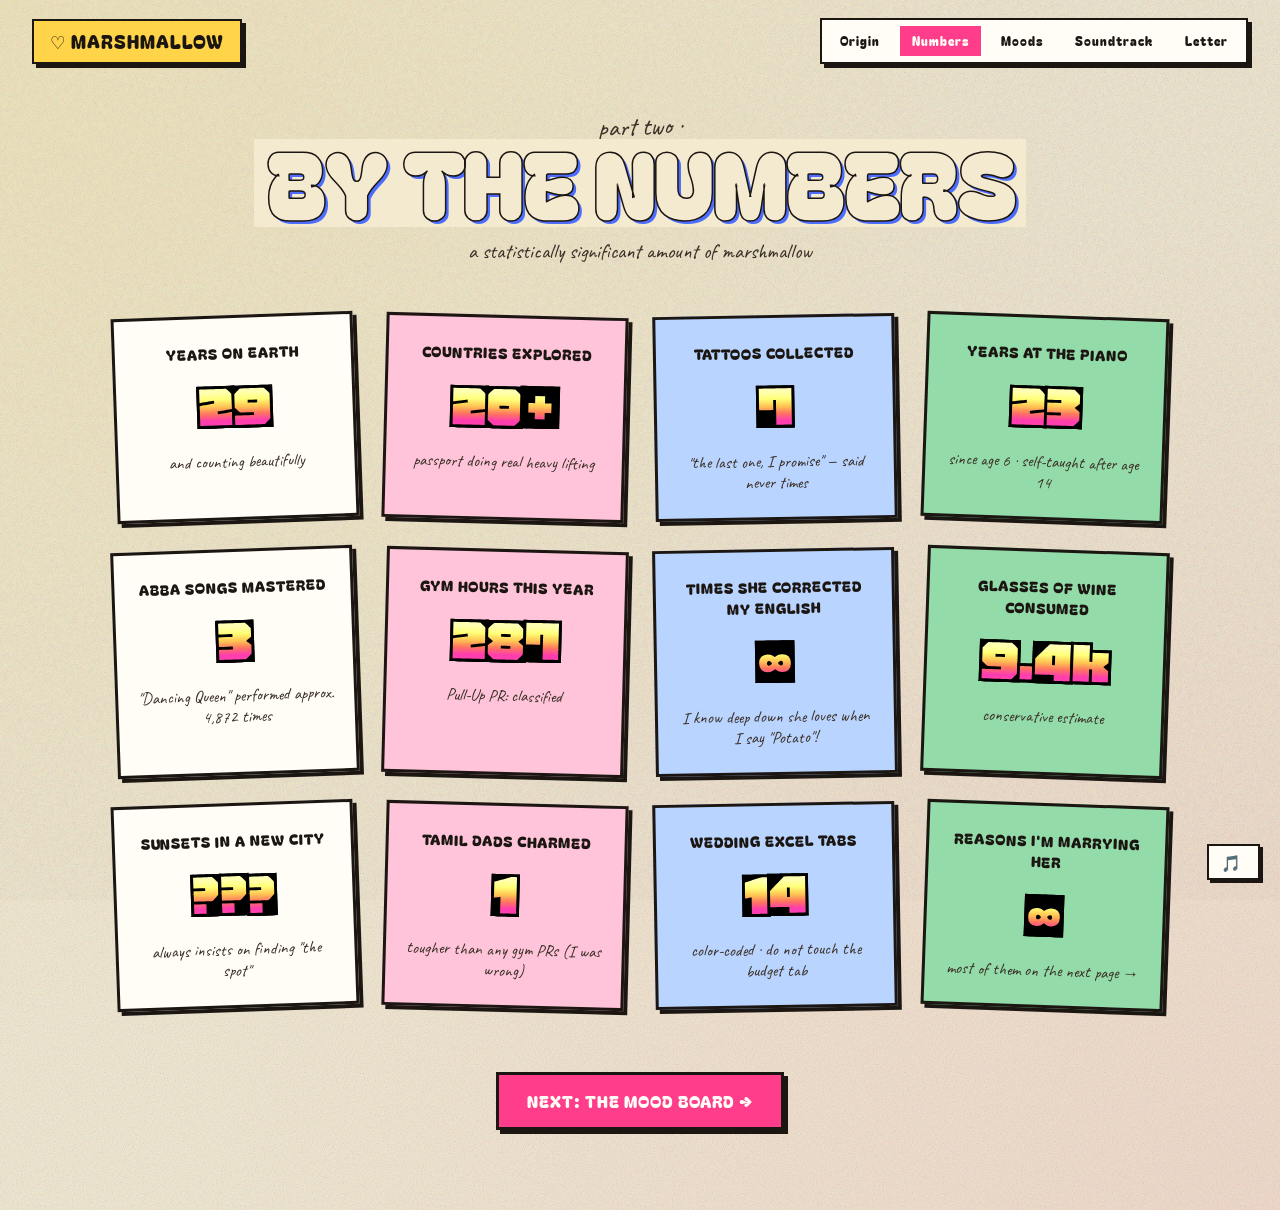
<file: stats.html>
<!DOCTYPE html>
<html lang="en">
<head>
<meta charset="UTF-8">
<meta name="viewport" content="width=device-width, initial-scale=1.0">
<title>By The Numbers · Marshmallow</title>
<link rel="stylesheet" href="styles.css">
<link rel="icon" href="data:image/svg+xml,%3Csvg xmlns='http://www.w3.org/2000/svg' viewBox='0 0 100 100'%3E%3Ctext y='.9em' font-size='90'%3E🗼%3C/text%3E%3C/svg%3E">
</head>
<body>

<nav class="top-nav">
  <a href="index.html" class="nav-home">♡ MARSHMALLOW</a>
  <div class="nav-pages">
    <a href="origin.html">Origin</a>
    <a href="stats.html" class="active">Numbers</a>
    <a href="moods.html">Moods</a>
    <a href="soundtrack.html">Soundtrack</a>
    <a href="letter.html">Letter</a>
  </div>
</nav>

<main class="page-wrap">

  <div class="page-title blue">
    <span class="pre">part two ·</span>
    <h1>BY THE NUMBERS</h1>
    <p class="sub">a statistically significant amount of marshmallow</p>
  </div>

  <div class="stats-grid">

    <div class="stat-card fade-in">
      <span class="stat-label">Years On Earth</span>
      <span class="stat-number">29</span>
      <span class="stat-note">and counting beautifully</span>
    </div>

    <div class="stat-card fade-in">
      <span class="stat-label">Countries Explored</span>
      <span class="stat-number">20+</span>
      <span class="stat-note">passport doing real heavy lifting</span>
    </div>

    <div class="stat-card fade-in">
      <span class="stat-label">Tattoos Collected</span>
      <span class="stat-number">7</span>
      <span class="stat-note">"the last one, I promise" — said never times</span>
    </div>

    <div class="stat-card fade-in">
      <span class="stat-label">Years At The Piano</span>
      <span class="stat-number">23</span>
      <span class="stat-note">since age 6 · self-taught after age 14</span>
    </div>

    <div class="stat-card fade-in">
      <span class="stat-label">ABBA Songs Mastered</span>
      <span class="stat-number">3</span>
      <span class="stat-note">"Dancing Queen" performed approx. 4,872 times</span>
    </div>

    <div class="stat-card fade-in">
      <span class="stat-label">Gym Hours This Year</span>
      <span class="stat-number">287</span>
      <span class="stat-note">Pull-Up PR: classified</span>
    </div>

    <div class="stat-card fade-in">
      <span class="stat-label">Times She Corrected My English</span>
      <span class="stat-number">∞</span>
      <span class="stat-note">I know deep down she loves when I say "Potato"!</span>
    </div>

    <div class="stat-card fade-in">
      <span class="stat-label">Glasses Of Wine Consumed</span>
      <span class="stat-number">9.4k</span>
      <span class="stat-note">conservative estimate</span>
    </div>

    <div class="stat-card fade-in">
      <span class="stat-label">Sunsets In A New City</span>
      <span class="stat-number">???</span>
      <span class="stat-note">always insists on finding "the spot"</span>
    </div>

    <div class="stat-card fade-in">
      <span class="stat-label">Tamil Dads Charmed</span>
      <span class="stat-number">1</span>
      <span class="stat-note">tougher than any gym PRs (I was wrong)</span>
    </div>

    <div class="stat-card fade-in">
      <span class="stat-label">Wedding Excel Tabs</span>
      <span class="stat-number">14</span>
      <span class="stat-note">color-coded · do not touch the budget tab</span>
    </div>

    <div class="stat-card fade-in">
      <span class="stat-label">Reasons I'm Marrying Her</span>
      <span class="stat-number">∞</span>
      <span class="stat-note">most of them on the next page →</span>
    </div>

  </div>

  <div style="text-align: center; margin-top: 4rem;">
    <a href="moods.html" class="btn-chunky">next: the mood board →</a>
  </div>

</main>

<!-- Page background music (upload audio/page-stats.mp3 to the audio folder) -->
<audio id="page-bg-music" loop>
  <source src="audio/page-stats.mp3" type="audio/mpeg">
</audio>
<div class="audio-pill" id="audio-pill" title="click to play / pause page music">
  <span class="note-icon">🎵</span>
  
</div>

<script src="script.js"></script>
</body>
</html>
</file>
<file: styles.css>
/* ============================================
   MARSHMALLOW.BIRTHDAY · Y2K SCRAPBOOK
   ============================================ */

@import url('https://fonts.googleapis.com/css2?family=Bagel+Fat+One&family=Caveat:wght@400;600;700&family=Fraunces:ital,opsz,wght@0,9..144,400;0,9..144,600;0,9..144,800;1,9..144,400&family=Honk&display=swap');

/* ---------- Design tokens ---------- */
:root {
  /* Colors */
  --paper:        #f4ead0;
  --paper-warm:   #efdcae;
  --paper-shadow: #d9c89d;
  --ink:          #1c1612;
  --ink-soft:     #3a2f26;

  --hot-pink:     #ff3d8a;
  --pink-soft:    #ffc4d9;
  --electric:     #4d6dff;
  --sky:          #b8d4ff;
  --sun:          #ffd449;
  --mint:         #93dba8;
  --tape:         rgba(255, 212, 73, 0.6);
  --tape-pink:    rgba(255, 61, 138, 0.45);

  /* Type */
  --font-display: 'Bagel Fat One', system-ui, sans-serif;
  --font-honk:    'Honk', system-ui, sans-serif;
  --font-hand:    'Caveat', cursive;
  --font-body:    'Fraunces', Georgia, serif;

  /* Effects */
  --shadow-card:  4px 4px 0 var(--ink);
  --shadow-soft:  2px 2px 0 rgba(28, 22, 18, 0.4);
  --grain-blur:   url("data:image/svg+xml,%3Csvg viewBox='0 0 200 200' xmlns='http://www.w3.org/2000/svg'%3E%3Cfilter id='n'%3E%3CfeTurbulence type='fractalNoise' baseFrequency='0.9' numOctaves='3'/%3E%3C/filter%3E%3Crect width='100%25' height='100%25' filter='url(%23n)' opacity='0.4'/%3E%3C/svg%3E");
}

/* ---------- Reset ---------- */
* {
  margin: 0;
  padding: 0;
  box-sizing: border-box;
}

html {
  scroll-behavior: smooth;
}

body {
  font-family: var(--font-body);
  color: var(--ink);
  background: var(--paper);
  background-image:
    radial-gradient(ellipse at top left, rgba(255, 212, 73, 0.18), transparent 60%),
    radial-gradient(ellipse at bottom right, rgba(255, 61, 138, 0.12), transparent 60%),
    var(--grain-blur);
  background-size: cover, cover, 200px 200px;
  min-height: 100vh;
  overflow-x: hidden;
  cursor: url("data:image/svg+xml,%3Csvg xmlns='http://www.w3.org/2000/svg' width='28' height='28' viewBox='0 0 28 28'%3E%3Cpath d='M14 24s-9-5.5-9-13a5 5 0 0 1 9-3 5 5 0 0 1 9 3c0 7.5-9 13-9 13z' fill='%23ff3d8a' stroke='%231c1612' stroke-width='2'/%3E%3C/svg%3E") 14 14, auto;
}

/* Paper grain overlay on top of everything */
body::before {
  content: '';
  position: fixed;
  inset: 0;
  background-image: var(--grain-blur);
  opacity: 0.25;
  mix-blend-mode: multiply;
  pointer-events: none;
  z-index: 1;
}

/* ---------- Typography ---------- */
h1, h2, h3 {
  font-family: var(--font-display);
  letter-spacing: 0.5px;
  line-height: 1;
}

h1 {
  font-size: clamp(2.8rem, 7vw, 5.5rem);
}

h2 {
  font-size: clamp(2rem, 5vw, 3.5rem);
}

h3 {
  font-size: clamp(1.4rem, 3vw, 2.2rem);
}

p {
  font-size: 1.05rem;
  line-height: 1.55;
}

.handwritten {
  font-family: var(--font-hand);
  font-weight: 600;
}

.display-honk {
  font-family: var(--font-honk);
}

a { color: inherit; }

/* ---------- Shared components ---------- */

/* Tape decoration */
.tape {
  position: absolute;
  width: 90px;
  height: 24px;
  background: var(--tape);
  box-shadow: 0 1px 3px rgba(0,0,0,0.15);
  z-index: 2;
}
.tape::before, .tape::after {
  content: '';
  position: absolute;
  top: 0;
  width: 5px;
  height: 100%;
  background: inherit;
}
.tape::before { left: -3px; clip-path: polygon(100% 0, 0 30%, 100% 60%, 0 100%); }
.tape::after  { right: -3px; clip-path: polygon(0 0, 100% 30%, 0 60%, 100% 100%); }
.tape.pink { background: var(--tape-pink); }
.tape.tilt-l { transform: rotate(-12deg); }
.tape.tilt-r { transform: rotate(8deg); }

/* Sparkle sticker */
.sparkle {
  position: absolute;
  font-size: 2rem;
  pointer-events: none;
  animation: twinkle 3s ease-in-out infinite;
  z-index: 3;
}

@keyframes twinkle {
  0%, 100% { transform: scale(1) rotate(0deg); opacity: 0.85; }
  50%      { transform: scale(1.2) rotate(15deg); opacity: 1; }
}

/* Polaroid frame */
.polaroid {
  background: #fffdf6;
  padding: 14px 14px 50px;
  box-shadow: var(--shadow-card);
  border: 1px solid #e6dec2;
  position: relative;
  display: inline-block;
}

.polaroid img,
.polaroid .photo-placeholder {
  display: block;
  width: 100%;
  height: 100%;
  object-fit: cover;
  background: linear-gradient(135deg, #d8d3c4, #b8b3a4);
}

.polaroid .photo-placeholder {
  display: flex;
  align-items: center;
  justify-content: center;
  font-family: var(--font-hand);
  font-size: 1.2rem;
  color: rgba(255,255,255,0.85);
  text-align: center;
  padding: 1rem;
  line-height: 1.2;
  min-height: 180px;
}

.polaroid .caption {
  position: absolute;
  bottom: 8px;
  left: 14px;
  right: 14px;
  font-family: var(--font-hand);
  font-size: 1.15rem;
  text-align: center;
  color: var(--ink-soft);
}

/* Button - chunky Y2K */
.btn-chunky {
  display: inline-block;
  font-family: var(--font-display);
  font-size: 1rem;
  letter-spacing: 1px;
  text-transform: uppercase;
  padding: 14px 28px;
  background: var(--hot-pink);
  color: #fffdf6;
  border: 3px solid var(--ink);
  box-shadow: var(--shadow-card);
  text-decoration: none;
  transition: transform 0.15s ease, box-shadow 0.15s ease;
  cursor: pointer;
}

.btn-chunky:hover {
  transform: translate(-2px, -2px);
  box-shadow: 6px 6px 0 var(--ink);
}

.btn-chunky:active {
  transform: translate(2px, 2px);
  box-shadow: 1px 1px 0 var(--ink);
}

.btn-chunky.blue   { background: var(--electric); color: #fffdf6; }
.btn-chunky.yellow { background: var(--sun); color: var(--ink); }
.btn-chunky.mint   { background: var(--mint); color: var(--ink); }

/* ---------- Marshmallow Heart Loader ---------- */
.loader-screen {
  position: fixed;
  inset: 0;
  background: var(--paper);
  background-image:
    radial-gradient(ellipse at center, rgba(255, 212, 73, 0.25), transparent 70%),
    var(--grain-blur);
  z-index: 9999;
  display: flex;
  flex-direction: column;
  align-items: center;
  justify-content: center;
  gap: 1.5rem;
  transition: opacity 0.6s ease 0.3s, visibility 0s linear 0.9s;
}

.loader-screen.done {
  opacity: 0;
  visibility: hidden;
}

.loader-tagline {
  font-family: var(--font-hand);
  font-size: 1.6rem;
  color: var(--ink-soft);
  text-align: center;
  max-width: 400px;
  line-height: 1.2;
}

.loader-heart {
  width: 240px;
  height: 220px;
  position: relative;
}

.loader-heart svg {
  width: 100%;
  height: 100%;
  overflow: visible;
}

.loader-counter {
  font-family: var(--font-display);
  font-size: 2.5rem;
  color: var(--hot-pink);
  -webkit-text-stroke: 2px var(--ink);
}

.heart-pulse {
  animation: heartbeat 0.6s ease-out forwards;
}

@keyframes heartbeat {
  0%   { transform: scale(1); }
  30%  { transform: scale(1.18); }
  60%  { transform: scale(0.95); }
  100% { transform: scale(1); }
}

.marsh-blob {
  animation: blobBob 2s ease-in-out infinite;
}

@keyframes blobBob {
  0%, 100% { transform: translateY(0); }
  50%      { transform: translateY(-3px); }
}

/* ---------- Top Navigation ---------- */
.top-nav {
  position: fixed;
  top: 0;
  left: 0;
  right: 0;
  z-index: 100;
  display: flex;
  justify-content: space-between;
  align-items: center;
  padding: 18px 32px;
  pointer-events: none;
}

.top-nav > * { pointer-events: auto; }

.nav-home {
  font-family: var(--font-display);
  font-size: 1.1rem;
  text-decoration: none;
  color: var(--ink);
  background: var(--sun);
  padding: 8px 16px;
  border: 2.5px solid var(--ink);
  box-shadow: var(--shadow-card);
  letter-spacing: 1px;
  transition: transform 0.15s ease;
}

.nav-home:hover { transform: rotate(-3deg) scale(1.05); }

.nav-pages {
  display: flex;
  gap: 8px;
  background: #fffdf6;
  padding: 6px;
  border: 2.5px solid var(--ink);
  box-shadow: var(--shadow-card);
}

.nav-pages a {
  font-family: var(--font-display);
  font-size: 0.78rem;
  text-decoration: none;
  color: var(--ink);
  padding: 6px 12px;
  letter-spacing: 1px;
  transition: background 0.15s ease;
}

.nav-pages a:hover,
.nav-pages a.active {
  background: var(--hot-pink);
  color: #fffdf6;
}

@media (max-width: 800px) {
  .top-nav { padding: 12px 14px; flex-wrap: wrap; gap: 8px; }
  .nav-home { font-size: 0.9rem; padding: 6px 12px; }
  .nav-pages { flex-wrap: wrap; }
  .nav-pages a { font-size: 0.7rem; padding: 4px 8px; }
}


/* ---------- Loader Enter Button ---------- */
.loader-enter-btn {
  font-family: var(--font-display);
  font-size: 1rem;
  letter-spacing: 1.5px;
  text-transform: uppercase;
  background: var(--hot-pink);
  color: #fffdf6;
  border: 3px solid var(--ink);
  box-shadow: 5px 5px 0 var(--ink);
  padding: 16px 36px;
  cursor: pointer;
  animation: enterBtnPop 0.5s cubic-bezier(0.34, 1.56, 0.64, 1) both;
  transition: transform 0.15s ease, box-shadow 0.15s ease;
}
.loader-enter-btn:hover {
  transform: translate(-2px, -2px) rotate(-1deg);
  box-shadow: 7px 7px 0 var(--ink);
}
.loader-enter-btn:active {
  transform: translate(2px, 2px);
  box-shadow: 2px 2px 0 var(--ink);
}
@keyframes enterBtnPop {
  0%   { transform: scale(0.4) rotate(-8deg); opacity: 0; }
  70%  { transform: scale(1.06) rotate(2deg); }
  100% { transform: scale(1) rotate(0deg); opacity: 1; }
}

/* ---------- Smart auto-detect media slots (origin timeline) ---------- */
.smart-media-slot img.media-img,
.smart-media-slot video.media-vid {
  width: 100%;
  height: 140px;
  object-fit: cover;
  display: block;
  border: 2px solid var(--ink);
}
.smart-media-slot video.media-vid {
  border: 2px solid var(--ink);
}
.smart-media-slot .media-placeholder {
  height: 140px;
  background: linear-gradient(135deg, #e8e2cb, #c8c0a5);
  display: flex;
  align-items: center;
  justify-content: center;
  font-family: var(--font-hand);
  color: rgba(28, 22, 18, 0.55);
  font-size: 0.95rem;
  text-align: center;
  padding: 8px;
}

/* ---------- Page Background Music Pill (auto-hidden, shows only if needed) ---------- */
.audio-pill {
  position: fixed;
  bottom: 20px;
  right: 20px;
  z-index: 200;
  display: flex;
  align-items: center;
  gap: 8px;
  background: #fffdf6;
  border: 2.5px solid var(--ink);
  box-shadow: 3px 3px 0 var(--ink);
  padding: 8px 16px 8px 12px;
  font-family: var(--font-display);
  font-size: 0.7rem;
  letter-spacing: 1px;
  text-transform: uppercase;
  cursor: pointer;
  transition: transform 0.15s ease, background 0.2s ease, opacity 0.4s ease;
  user-select: none;
  opacity: 0;
  pointer-events: none;
}
/* Only shown when autoplay was blocked and needs a tap */
.audio-pill.needs-tap {
  opacity: 1;
  pointer-events: auto;
  animation: musicBounce 1.4s ease-in-out 3;
}
.audio-pill.playing {
  background: var(--hot-pink);
  color: #fffdf6;
  opacity: 0.85;
  pointer-events: auto;
}
.audio-pill:hover { transform: translate(-1px, -1px); opacity: 1 !important; }
.audio-pill .note-icon { font-size: 1rem; line-height: 1; }
@keyframes musicBounce {
  0%, 100% { transform: translateY(0); }
  50%       { transform: translateY(-5px); }
}


.hero {
  min-height: 100vh;
  display: grid;
  grid-template-rows: auto 1fr auto;
  padding: 80px 20px 40px;
  position: relative;
}

.hero-greeting {
  text-align: center;
  position: relative;
  z-index: 10;
  margin-bottom: 1rem;
}

.hero-greeting .small-line {
  font-family: var(--font-hand);
  font-size: 1.6rem;
  color: var(--ink-soft);
  display: block;
  transform: rotate(-2deg);
  margin-bottom: -8px;
}

.hero-greeting h1 {
  background: linear-gradient(155deg, #ffb0d0 0%, #c4d4ff 55%, #ffb0d0 100%);
  -webkit-background-clip: text;
  background-clip: text;
  color: transparent;
  -webkit-text-stroke: 1px var(--ink);
  text-shadow: 3px 3px 0 rgba(28, 22, 18, 0.32);
  display: inline-block;
  transform: rotate(-1deg);
}

.hero-greeting .age-badge {
  display: inline-block;
  background: var(--sun);
  border: 3px solid var(--ink);
  box-shadow: var(--shadow-card);
  padding: 4px 18px;
  font-family: var(--font-honk);
  font-size: 1.5rem;
  margin-left: 12px;
  transform: rotate(6deg);
  vertical-align: middle;
}

.hero-greeting .sub {
  font-family: var(--font-hand);
  font-size: 1.4rem;
  color: var(--ink-soft);
  margin-top: 8px;
}

/* Caricature container */
.caricature-stage {
  display: flex;
  align-items: center;
  justify-content: center;
  position: relative;
  padding: 20px 0;
}

.caricature {
  width: min(560px, 90vw);
  height: auto;
  filter: drop-shadow(4px 6px 0 rgba(28, 22, 18, 0.4));
}

/* Clickable zones on the caricature */
.cari-zone {
  cursor: pointer;
  transition: transform 0.2s ease, filter 0.2s ease;
  transform-box: fill-box;
  transform-origin: center;
}

.cari-zone:hover {
  transform: scale(1.08);
  filter: drop-shadow(0 0 8px var(--hot-pink)) drop-shadow(0 0 16px var(--sun));
}

.cari-zone:hover ~ .zone-label,
.cari-zone:hover .zone-label-inner {
  opacity: 1;
  transform: translateY(0);
}

/* Floating labels next to clickable zones */
.zone-label {
  position: absolute;
  font-family: var(--font-display);
  font-size: 0.85rem;
  background: #fffdf6;
  border: 2.5px solid var(--ink);
  padding: 4px 10px;
  box-shadow: 3px 3px 0 var(--ink);
  letter-spacing: 1px;
  pointer-events: none;
  opacity: 0;
  transform: translateY(8px);
  transition: opacity 0.2s ease, transform 0.2s ease;
  white-space: nowrap;
  z-index: 5;
}

.zone-label.hot-pink   { background: var(--hot-pink); color: #fffdf6; }
.zone-label.electric   { background: var(--electric); color: #fffdf6; }
.zone-label.sun        { background: var(--sun); }
.zone-label.mint       { background: var(--mint); }

/* When a zone is hovered, show its corresponding label (controlled via JS) */
.zone-label.show {
  opacity: 1;
  transform: translateY(0) rotate(-2deg);
}

.hero-instructions {
  text-align: center;
  font-family: var(--font-hand);
  font-size: 1.3rem;
  color: var(--ink-soft);
  margin-top: 1rem;
}

.hero-instructions::before { content: '✨ '; }
.hero-instructions::after  { content: ' ✨'; }

/* Decorative scattered polaroids on hero */
.hero-polaroid {
  position: absolute;
  width: 130px;
  z-index: 4;
   top: 20%;
}
.hero-polaroid:nth-child(1) { top: 30%; left: 18%; transform: rotate(-9deg); }
/*.hero-polaroid:nth-child(2) { top: 28%; right: 18%; transform: rotate(7deg); }
.hero-polaroid:nth-child(3) { bottom: 14%; left: 18%; transform: rotate(5deg); }
.hero-polaroid:nth-child(4) { bottom: 10%; right: 18%; transform: rotate(-6deg); }*/

@media (max-width: 800px) {
  .hero-polaroid { display: none; }
}

/* ============================================
   PAGE WRAPPER (origin, stats, moods, soundtrack, letter)
   ============================================ */
.page-wrap {
  max-width: 1100px;
  margin: 0 auto;
  padding: 110px 24px 80px;
  position: relative;
  z-index: 5;
}

.page-title {
  text-align: center;
  margin-bottom: 3rem;
  position: relative;
}

.page-title h1 {
  display: inline-block;
  position: relative;
  background: var(--paper);
  padding: 0 12px;
}

.page-title .pre {
  font-family: var(--font-hand);
  font-size: 1.6rem;
  color: var(--ink-soft);
  display: block;
  margin-bottom: -4px;
  transform: rotate(-2deg);
}

.page-title h1 {
  -webkit-text-stroke: 1.5px var(--ink);
  text-shadow: 3px 3px 0 var(--hot-pink);
  color: var(--paper);
}

.page-title.blue h1 { text-shadow: 3px 3px 0 var(--electric); }
.page-title.sun h1  { text-shadow: 3px 3px 0 var(--sun); }
.page-title.mint h1 { text-shadow: 3px 3px 0 var(--mint); }

.page-title .sub {
  font-family: var(--font-hand);
  font-size: 1.3rem;
  color: var(--ink-soft);
  margin-top: 8px;
}

/* ============================================
   PAGE: ORIGIN STORY (timeline)
   ============================================ */
.timeline {
  position: relative;
  margin: 2rem auto;
  max-width: 900px;
}

.timeline::before {
  content: '';
  position: absolute;
  top: 0; bottom: 0;
  left: 50%;
  width: 4px;
  background: repeating-linear-gradient(
    to bottom,
    var(--ink) 0 12px,
    transparent 12px 22px
  );
  transform: translateX(-50%);
  z-index: 0;
}

.timeline-item {
  display: grid;
  grid-template-columns: 1fr 80px 1fr;
  margin-bottom: 60px;
  position: relative;
  align-items: center;
}

.timeline-item .year-bubble {
  grid-column: 2;
  background: var(--sun);
  border: 3px solid var(--ink);
  box-shadow: var(--shadow-card);
  border-radius: 50%;
  width: 80px;
  height: 80px;
  display: flex;
  align-items: center;
  justify-content: center;
  font-family: var(--font-display);
  font-size: 1.05rem;
  z-index: 2;
  position: relative;
}

.timeline-item:nth-child(odd) .year-bubble  { background: var(--hot-pink); color: #fffdf6; }
.timeline-item:nth-child(even) .year-bubble { background: var(--electric); color: #fffdf6; }
.timeline-item:nth-child(3n) .year-bubble   { background: var(--sun); color: var(--ink); }

.timeline-item .content {
  background: #fffdf6;
  border: 2.5px solid var(--ink);
  box-shadow: var(--shadow-card);
  padding: 18px 22px;
  position: relative;
}

.timeline-item:nth-child(odd) .content {
  grid-column: 1;
  text-align: right;
  transform: rotate(-1.5deg);
}

.timeline-item:nth-child(even) .content {
  grid-column: 3;
  transform: rotate(1.5deg);
}

.timeline-item .content h3 {
  font-size: 1.4rem;
  color: var(--hot-pink);
  margin-bottom: 6px;
}

.timeline-item .content p {
  font-family: var(--font-body);
  font-size: 0.98rem;
  color: var(--ink-soft);
}

.timeline-item .photo-slot {
  margin-top: 12px;
  width: 100%;
  height: 140px;
  background: linear-gradient(135deg, #e8e2cb, #c8c0a5);
  display: flex;
  align-items: center;
  justify-content: center;
  font-family: var(--font-hand);
  color: rgba(28, 22, 18, 0.55);
  font-size: 1rem;
  text-align: center;
  padding: 8px;
}

@media (max-width: 720px) {
  .timeline::before { left: 40px; }
  .timeline-item { grid-template-columns: 80px 1fr; gap: 16px; }
  .timeline-item .year-bubble { grid-column: 1; }
  .timeline-item:nth-child(odd) .content,
  .timeline-item:nth-child(even) .content {
    grid-column: 2;
    text-align: left;
    transform: rotate(0);
  }
}

/* ============================================
   PAGE: STATS
   ============================================ */
.stats-grid {
  display: grid;
  grid-template-columns: repeat(auto-fit, minmax(240px, 1fr));
  gap: 28px;
  margin-top: 2rem;
}

.stat-card {
  background: #fffdf6;
  border: 3px solid var(--ink);
  box-shadow: var(--shadow-card);
  padding: 24px 20px;
  position: relative;
  text-align: center;
  transition: transform 0.2s ease;
}

.stat-card:hover { transform: translateY(-4px) rotate(-1deg); }

.stat-card:nth-child(4n+1) { transform: rotate(-2deg); }
.stat-card:nth-child(4n+2) { transform: rotate(1.5deg); background: var(--pink-soft); }
.stat-card:nth-child(4n+3) { transform: rotate(-1deg); background: var(--sky); }
.stat-card:nth-child(4n)   { transform: rotate(2deg); background: var(--mint); }

.stat-number {
  font-family: var(--font-honk);
  font-size: 4.5rem;
  line-height: 1;
  color: var(--hot-pink);
  -webkit-text-stroke: 2px var(--ink);
  display: block;
  margin: 8px 0;
}

.stat-card:nth-child(4n+2) .stat-number { color: var(--electric); }
.stat-card:nth-child(4n+3) .stat-number { color: var(--hot-pink); }
.stat-card:nth-child(4n) .stat-number   { color: var(--ink); }

.stat-label {
  font-family: var(--font-display);
  font-size: 0.9rem;
  letter-spacing: 1px;
  text-transform: uppercase;
  color: var(--ink);
  display: block;
}

.stat-note {
  font-family: var(--font-hand);
  font-size: 1.05rem;
  color: var(--ink-soft);
  margin-top: 8px;
  line-height: 1.2;
}

/* ============================================
   PAGE: MOOD BOARD
   ============================================ */
.mood-grid {
  display: grid;
  grid-template-columns: repeat(auto-fit, minmax(220px, 1fr));
  gap: 40px 30px;
  margin-top: 3rem;
  padding: 0 20px;
}

.mood-card {
  position: relative;
  transition: transform 0.3s ease;
}

.mood-card:hover { transform: translateY(-6px) rotate(0deg) !important; }

.mood-card:nth-child(6n+1) { transform: rotate(-4deg); }
.mood-card:nth-child(6n+2) { transform: rotate(3deg); }
.mood-card:nth-child(6n+3) { transform: rotate(-2deg); }
.mood-card:nth-child(6n+4) { transform: rotate(5deg); }
.mood-card:nth-child(6n+5) { transform: rotate(-3deg); }
.mood-card:nth-child(6n)   { transform: rotate(2deg); }

.mood-card .polaroid {
  width: 100%;
}

.mood-card .polaroid .photo-placeholder {
  height: 230px;
}

.mood-card .mood-tape {
  position: absolute;
  top: -10px;
  left: 50%;
  transform: translateX(-50%) rotate(-4deg);
  width: 80px;
  height: 22px;
  background: var(--tape);
  z-index: 5;
}

.mood-card:nth-child(even) .mood-tape { background: var(--tape-pink); }

/* ============================================
   PAGE: SOUNDTRACK
   ============================================ */
.soundtrack-section {
  margin-bottom: 3.5rem;
}

.soundtrack-section h2 {
  display: inline-block;
  background: var(--ink);
  color: var(--paper);
  padding: 6px 18px;
  transform: rotate(-1deg);
  margin-bottom: 1.5rem;
  font-family: var(--font-display);
}

.soundtrack-section.her    h2 { background: var(--hot-pink); color: #fffdf6; }
.soundtrack-section.us     h2 { background: var(--electric); color: #fffdf6; }
.soundtrack-section.remind h2 { background: var(--sun); color: var(--ink); }

.track-list {
  display: grid;
  gap: 14px;
}

.track {
  display: grid;
  grid-template-columns: 60px 1fr;
  gap: 16px;
  align-items: center;
  background: #fffdf6;
  border: 2.5px solid var(--ink);
  box-shadow: var(--shadow-card);
  padding: 14px 18px;
  transition: transform 0.15s ease, box-shadow 0.15s ease;
}

.track:hover {
  transform: translate(-2px, -2px);
  box-shadow: 6px 6px 0 var(--ink);
}

.track-play {
  width: 50px;
  height: 50px;
  border-radius: 50%;
  background: var(--hot-pink);
  border: 2.5px solid var(--ink);
  cursor: pointer;
  display: flex;
  align-items: center;
  justify-content: center;
  transition: transform 0.15s ease, background 0.15s ease;
  padding: 0;
}

.track-play:hover { transform: scale(1.1); }
.track-play.playing { background: var(--mint); }

.track-play svg {
  width: 22px;
  height: 22px;
  fill: #fffdf6;
}

.track-info .title {
  font-family: var(--font-display);
  font-size: 1.05rem;
  letter-spacing: 0.5px;
  display: block;
}

.track-info .artist {
  font-family: var(--font-body);
  font-style: italic;
  font-size: 0.95rem;
  color: var(--ink-soft);
}

.track-info .note {
  font-family: var(--font-hand);
  font-size: 1.05rem;
  color: var(--hot-pink);
  margin-top: 4px;
  display: block;
}

/* ============================================
   PAGE: LETTER
   ============================================ */
.letter-page {
  max-width: 720px;
  margin: 0 auto;
  background: #fffdf6;
  border: 3px solid var(--ink);
  box-shadow: 8px 8px 0 var(--ink);
  padding: 60px 50px;
  position: relative;
  background-image:
    repeating-linear-gradient(transparent, transparent 30px, rgba(28, 22, 18, 0.06) 30px, rgba(28, 22, 18, 0.06) 31px);
}

.letter-page::before,
.letter-page::after {
  content: '';
  position: absolute;
  width: 110px;
  height: 28px;
  background: var(--tape);
  box-shadow: 0 1px 3px rgba(0,0,0,0.15);
}
.letter-page::before {
  top: -14px; left: 30px;
  transform: rotate(-6deg);
}
.letter-page::after {
  top: -14px; right: 30px;
  transform: rotate(8deg);
  background: var(--tape-pink);
}

.letter-greeting {
  font-family: var(--font-hand);
  font-size: 2rem;
  color: var(--hot-pink);
  margin-bottom: 1.2rem;
}

.letter-body p {
  font-family: var(--font-hand);
  font-size: 1.4rem;
  line-height: 1.7;
  color: var(--ink);
  margin-bottom: 1.2rem;
}

.letter-signoff {
  font-family: var(--font-hand);
  font-size: 1.6rem;
  color: var(--electric);
  margin-top: 2rem;
  text-align: right;
}

.letter-edit-note {
  background: var(--sun);
  border: 2.5px dashed var(--ink);
  padding: 12px 16px;
  margin-bottom: 2rem;
  font-family: var(--font-body);
  font-size: 0.9rem;
  color: var(--ink);
}

.letter-edit-note strong { font-family: var(--font-display); letter-spacing: 1px; }

/* ============================================
   LETTER PAGE — BACKGROUND SCATTER POLAROIDS
   ============================================ */
.letter-scene {
  position: relative;
  padding: 60px 0 80px;
}

.bg-polaroid {
  position: absolute;
  width: 140px;
  z-index: 0;
  opacity: 0.82;
  transition: opacity 0.3s ease, transform 0.3s ease;
  pointer-events: none;
}
.bg-polaroid:hover { opacity: 1; }

.bg-polaroid .bp-inner {
  background: #fffdf6;
  border: 1.5px solid rgba(28, 22, 18, 0.25);
  box-shadow: 3px 4px 12px rgba(28, 22, 18, 0.18), 1px 1px 0 rgba(28, 22, 18, 0.08);
  padding: 10px 10px 36px;
}
.bg-polaroid img {
  width: 100%;
  height: 120px;
  object-fit: cover;
  display: block;
}
.bg-polaroid .bp-placeholder {
  width: 100%;
  height: 120px;
  background: linear-gradient(135deg, #f0e8d8, #e2d8c8);
  display: flex;
  align-items: center;
  justify-content: center;
  font-family: var(--font-hand);
  font-size: 0.72rem;
  color: rgba(28, 22, 18, 0.4);
  text-align: center;
  padding: 6px;
  line-height: 1.4;
}
.bg-polaroid .bp-caption {
  font-family: var(--font-hand);
  font-size: 0.78rem;
  color: rgba(28, 22, 18, 0.55);
  text-align: center;
  margin-top: 6px;
  line-height: 1.3;
}

/* Individual positions */
.bg-polaroid.bp-1 { top: 40px;  left: -30px;  transform: rotate(-11deg); }
.bg-polaroid.bp-2 { top: 20px;  right: -20px; transform: rotate(9deg);  }
.bg-polaroid.bp-3 { top: 38%;   left: -50px;  transform: rotate(7deg);  }
.bg-polaroid.bp-4 { top: 36%;   right: -40px; transform: rotate(-8deg); }
.bg-polaroid.bp-5 { bottom: 100px; left: -20px; transform: rotate(-5deg); }
.bg-polaroid.bp-6 { bottom: 80px;  right: -30px; transform: rotate(12deg); }

/* On smaller screens pull them in so they don't go off-screen */
@media (max-width: 900px) {
  .bg-polaroid { width: 110px; opacity: 0.6; }
  .bg-polaroid .bp-inner { padding: 8px 8px 28px; }
  .bg-polaroid img, .bg-polaroid .bp-placeholder { height: 90px; }
  .bg-polaroid.bp-1 { left: 4px; }
  .bg-polaroid.bp-2 { right: 4px; }
  .bg-polaroid.bp-3 { left: 4px; }
  .bg-polaroid.bp-4 { right: 4px; }
  .bg-polaroid.bp-5 { left: 4px; }
  .bg-polaroid.bp-6 { right: 4px; }
}
@media (max-width: 600px) {
  .bg-polaroid { display: none; }
}


   ============================================ */
.error-page {
  min-height: 100vh;
  display: flex;
  flex-direction: column;
  align-items: center;
  justify-content: center;
  text-align: center;
  padding: 40px;
}

.error-code {
  font-family: var(--font-honk);
  font-size: clamp(8rem, 20vw, 14rem);
  color: var(--hot-pink);
  -webkit-text-stroke: 4px var(--ink);
  line-height: 0.9;
}

.error-message {
  font-family: var(--font-hand);
  font-size: 2rem;
  color: var(--ink-soft);
  max-width: 500px;
  margin: 1rem 0 2rem;
}

/* ============================================
   ANIMATIONS / UTILITIES
   ============================================ */
@keyframes fadeUp {
  from { opacity: 0; transform: translateY(20px); }
  to   { opacity: 1; transform: translateY(0); }
}

.fade-in {
  animation: fadeUp 0.6s ease-out backwards;
}

.fade-in:nth-child(1) { animation-delay: 0.05s; }
.fade-in:nth-child(2) { animation-delay: 0.15s; }
.fade-in:nth-child(3) { animation-delay: 0.25s; }
.fade-in:nth-child(4) { animation-delay: 0.35s; }
.fade-in:nth-child(5) { animation-delay: 0.45s; }
.fade-in:nth-child(6) { animation-delay: 0.55s; }

@keyframes wiggle {
  0%, 100% { transform: rotate(0deg); }
  25% { transform: rotate(-3deg); }
  75% { transform: rotate(3deg); }
}

.wiggle-on-hover:hover { animation: wiggle 0.4s ease-in-out; }

/* Print/share-friendly */
@media print {
  body::before, .top-nav, .loader-screen { display: none !important; }
}
</file>
